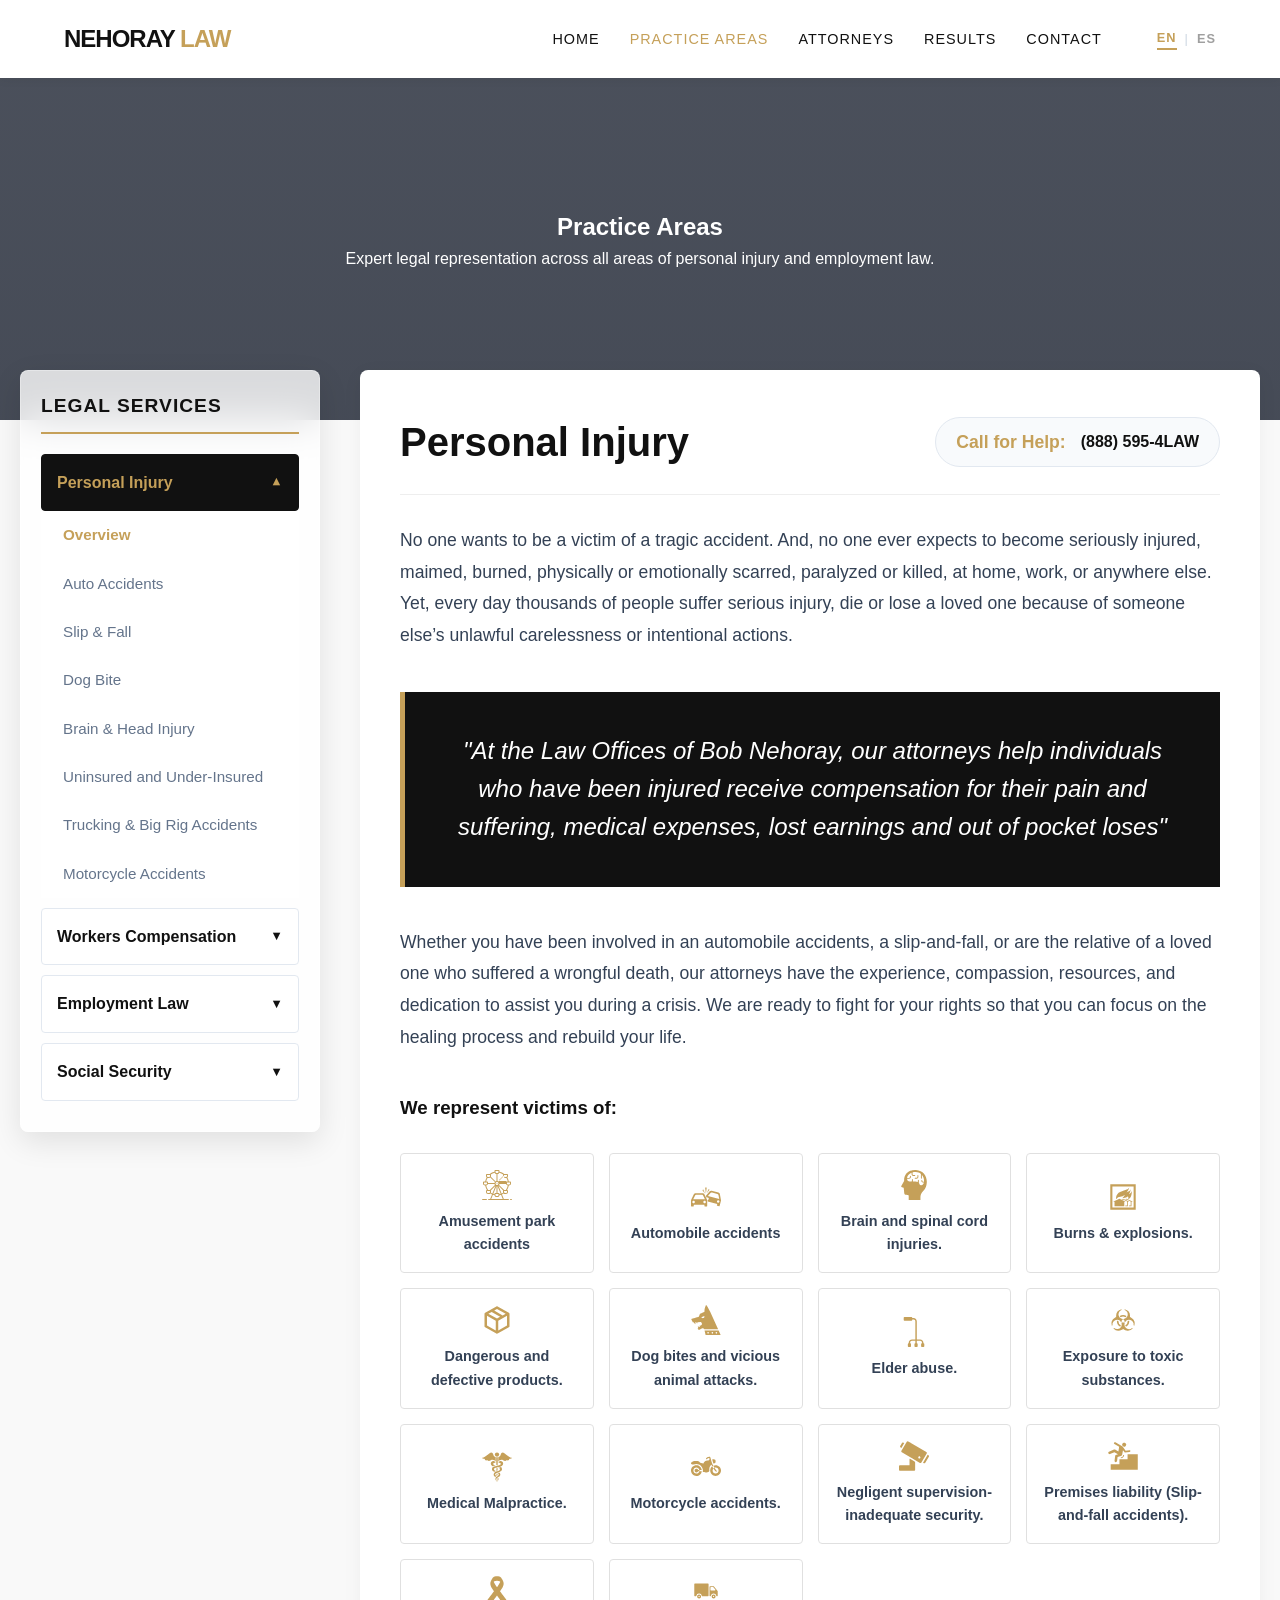
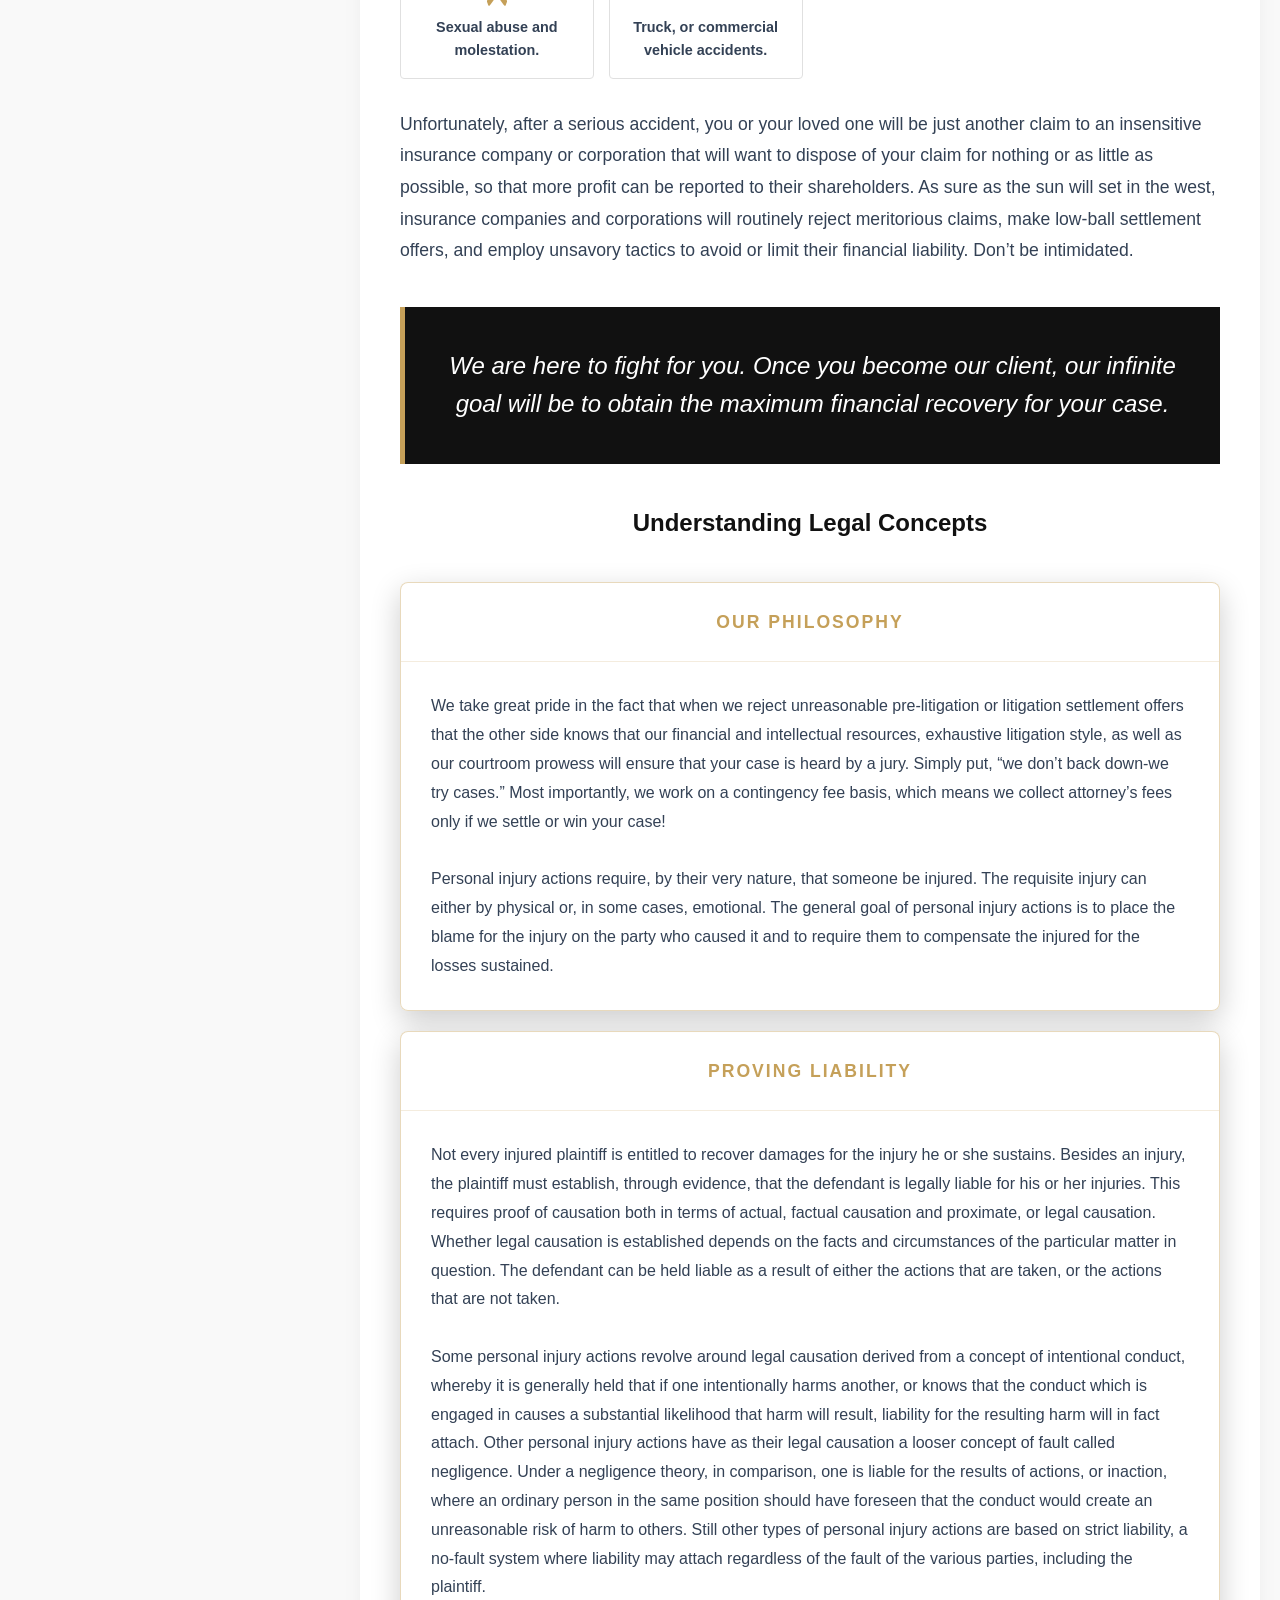
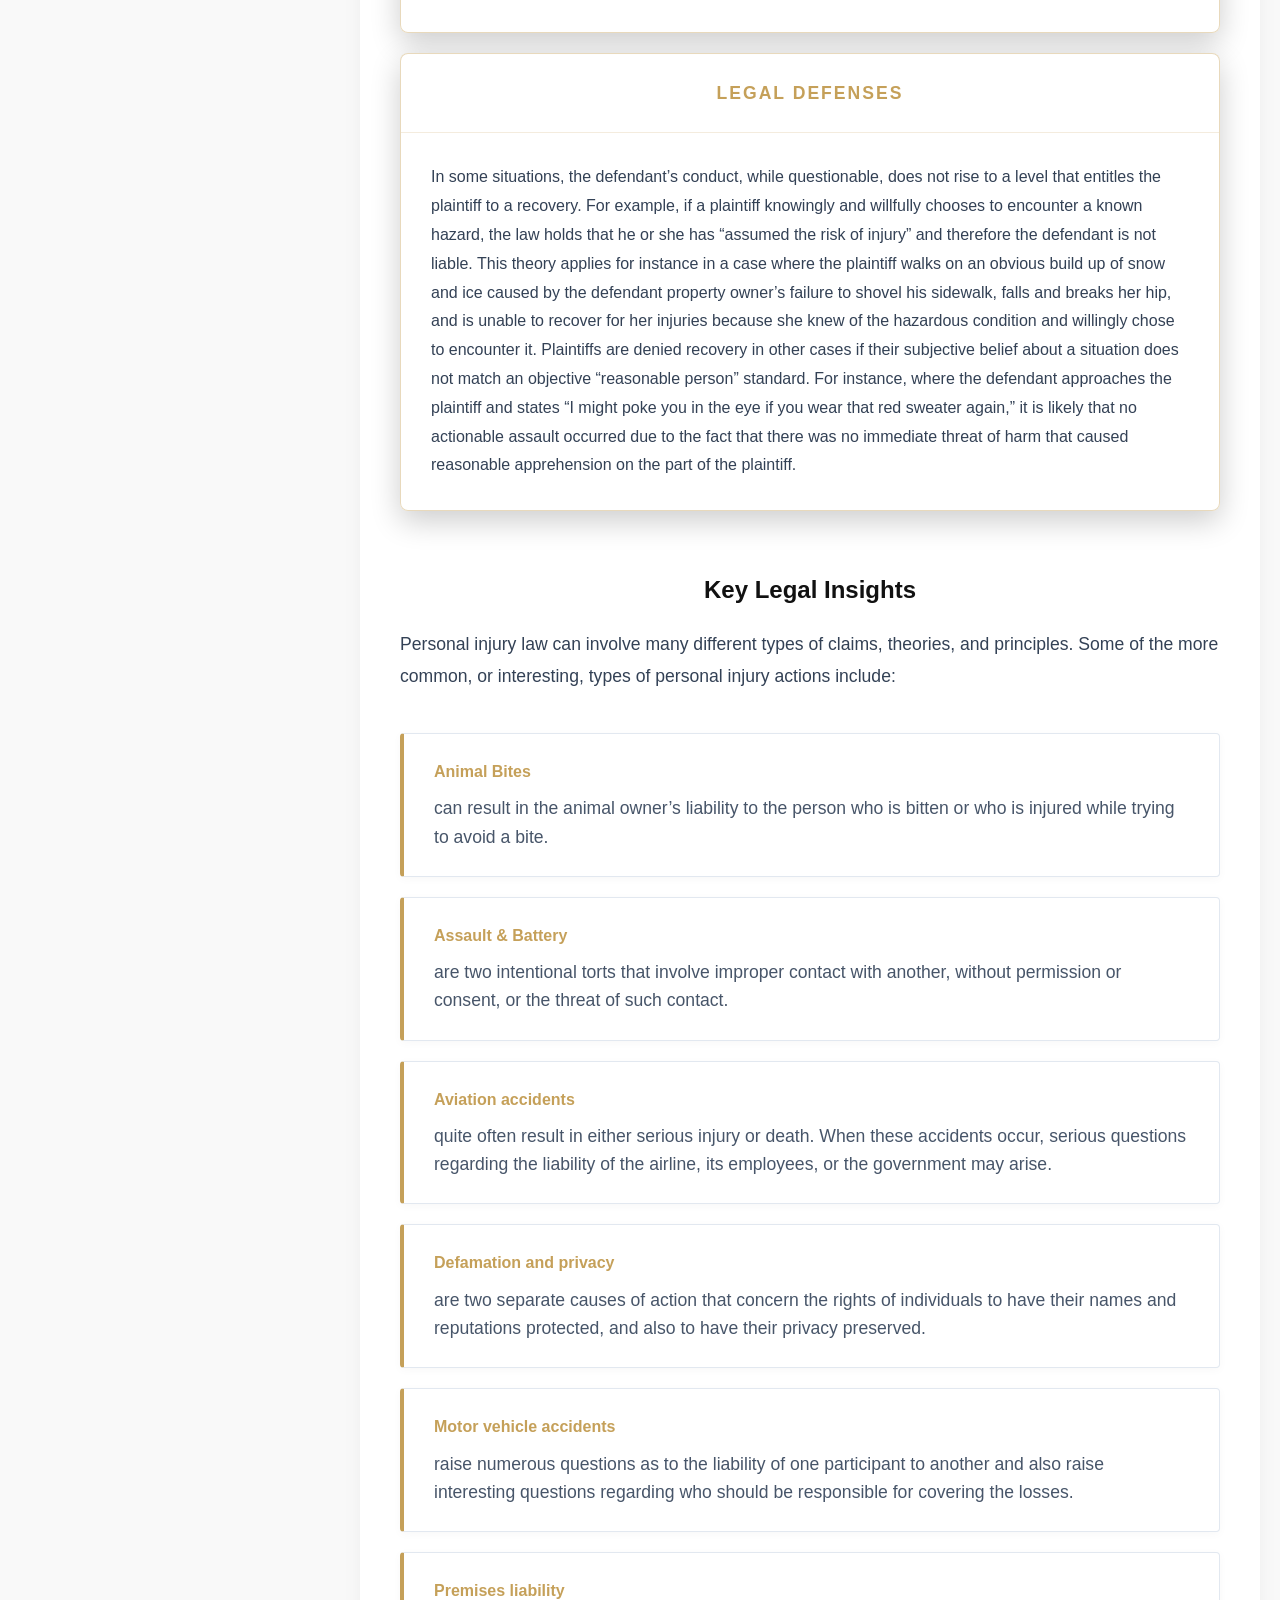
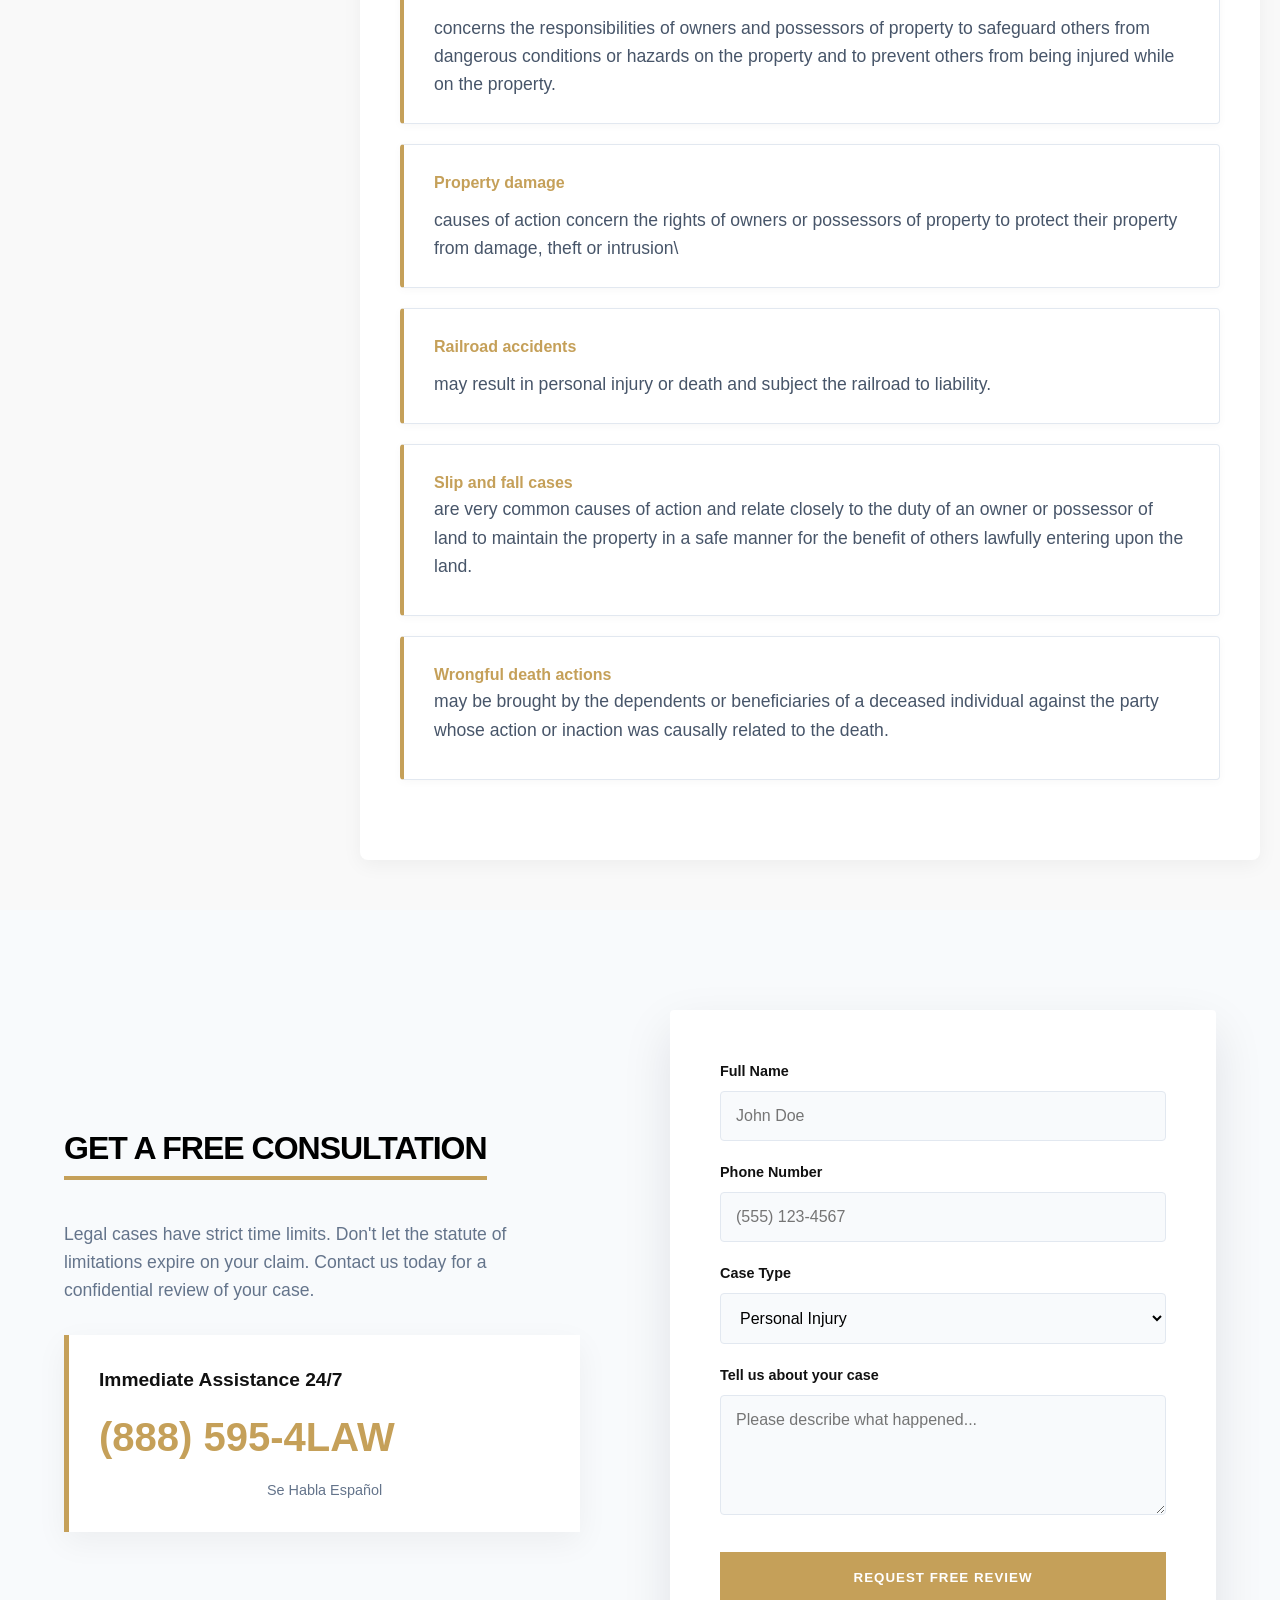
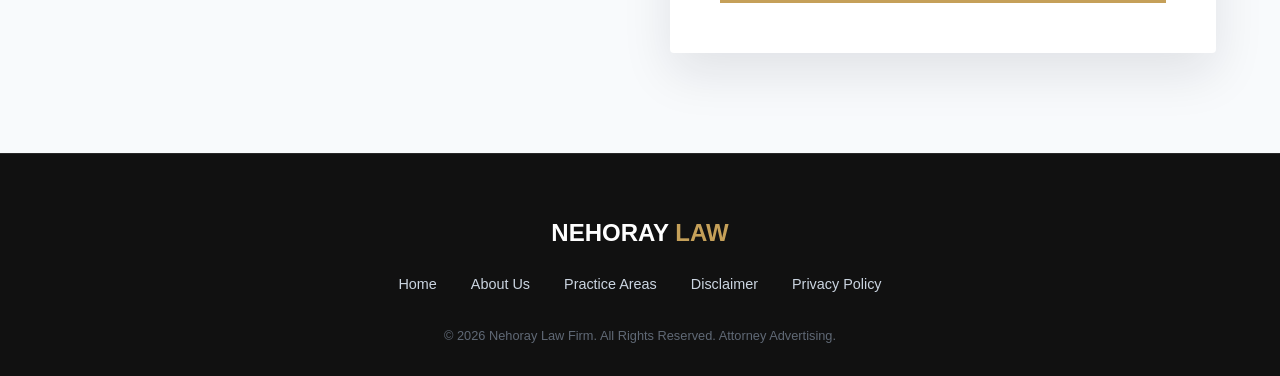
<file: index.html>
<!DOCTYPE html>
<html lang="en">

<head>
    <meta charset="UTF-8">
    <meta name="viewport" content="width=device-width, initial-scale=1.0">
    <title>Nehoray Law | Practice Areas</title>
    <link rel="stylesheet" href="assets/css/style.css">
    <style>
        /* Estilos para el estado de carga y transición */
        #dynamic-content {
            transition: opacity 0.3s ease;
            min-height: 300px;
        }

        .accordion-link.active-link {
            font-weight: bold;
            color: var(--accent, #c5a059);
        }

        /* Aseguramos que la transición del acordeón sea suave */
        .accordion-content {
            transition: max-height 0.3s ease-out, padding 0.3s ease;
            overflow: hidden;
        }
    </style>
</head>

<body>

    <nav>
        <div class="logo">NEHORAY <span>LAW</span></div>
        <div class="nav-links">
            <a href="page-demo-speed.html">Home</a>
            <a href="index.html" class="active" style="color: var(--accent);">Practice Areas</a>
            <a href="#">Attorneys</a>
            <a href="#">Results</a>
            <a href="#contact">Contact</a>
            <div class="lang-switch">
                <span class="lang-opt active">EN</span>
                <span class="lang-divider">|</span>
                <span class="lang-opt">ES</span>
            </div>
        </div>
        <div class="mobile-menu">☰</div>
    </nav>

    <section class="page-hero">
        <div class="hero-content">
            <h1>Practice Areas</h1>
            <p>Expert legal representation across all areas of personal injury and employment law.</p>
        </div>
    </section>

    <div class="practice-container">

        <aside class="practice-sidebar">
            <h3 class="sidebar-title">Legal Services</h3>

            <div class="accordion-menu">

                <div class="accordion-item">
                    <div class="accordion-header active" data-target="personal-injury">
                        <span>Personal Injury</span>
                        <span class="accordion-icon">▼</span>
                    </div>
                    <div class="accordion-content" style="max-height: 500px;">
                        <a href="#" class="accordion-link" data-content="personal-injury">Overview</a>
                        <a href="#" class="accordion-link" data-content="auto-accidents">Auto Accidents</a>
                        <a href="#" class="accordion-link" data-content="slip-fall">Slip & Fall</a>
                        <a href="#" class="accordion-link" data-content="dog-bite">Dog Bite</a>
                        <a href="#" class="accordion-link" data-content="brain-injury">Brain & Head Injury</a>
                        <a href="#" class="accordion-link" data-content="uninsured-insured">Uninsured and
                            Under-Insured</a>
                        <a href="#" class="accordion-link" data-content="trucking">Trucking & Big Rig Accidents</a>
                        <a href="#" class="accordion-link" data-content="motorcycle">Motorcycle Accidents</a>
                    </div>
                </div>

                <div class="accordion-item">
                    <div class="accordion-header" data-target="workers-comp">
                        <span>Workers Compensation</span>
                        <span class="accordion-icon">▼</span>
                    </div>
                    <div class="accordion-content">
                        <a href="#" class="accordion-link" data-content="workers-compensation">Overview</a>
                        <a href="#" class="accordion-link" data-content="benefits-overview">Benefits Overview</a>
                        <a href="#" class="accordion-link" data-content="survivor">Survivor Benefits</a>
                        <a href="#" class="accordion-link" data-content="wages">Loss of Wages</a>
                        <a href="#" class="accordion-link" data-content="voc-rehab">Vocational Rehabilitation</a>
                    </div>
                </div>

                <div class="accordion-item">
                    <div class="accordion-header" data-target="employment">
                        <span>Employment Law</span>
                        <span class="accordion-icon">▼</span>
                    </div>
                    <div class="accordion-content">
                        <a href="#" class="accordion-link" data-content="employment-law">Overview</a>
                        <a href="#" class="accordion-link" data-content="wrongful-termination">Wrongful Termination</a>
                        <a href="#" class="accordion-link" data-content="discrimination">Discrimination</a>
                        <a href="#" class="accordion-link" data-content="harassment">Sexual Harassment</a>
                        <a href="#" class="accordion-link" data-content="employment-faq">Employment Law FAQs</a>
                        <a href="#" class="accordion-link" data-content="employment-overview">Employee Overview</a>
                    </div>
                </div>

                <div class="accordion-item">
                    <div class="accordion-header" data-target="ssdi">
                        <span>Social Security</span>
                        <span class="accordion-icon">▼</span>
                    </div>
                    <div class="accordion-content">
                        <!-- <a href="#" class="accordion-link" data-content="ssdi">SSDI Overview</a> -->
                    </div>
                </div>

            </div>
        </aside>

        <main id="dynamic-content">
            <div style="text-align:center; padding: 50px;">
                <p>Loading content...</p>
            </div>
        </main>

    </div>

    <section id="contact" class="contact-section">

        <div class="contact-info">
            <h2 class="section-title">Get a Free Consultation</h2>
            <p class="section-subtitle" style="margin-bottom: 30px;">
                Legal cases have strict time limits. Don't let the statute of limitations expire on your claim. Contact
                us today for a confidential review of your case.
            </p>

            <div class="urgent-call">
                <h4>Immediate Assistance 24/7</h4>
                <a href="tel:888-555-0123" class="phone-display">(888) 595-4LAW</a>
                <p style="margin-top: 10px; font-size: 0.9rem; color: #64748b; text-align: center;">Se Habla Español</p>
            </div>
        </div>

        <div class="contact-form-wrapper">
            <form>
                <div class="form-group">
                    <label class="form-label">Full Name</label>
                    <input type="text" class="form-input" placeholder="John Doe">
                </div>

                <div class="form-group">
                    <label class="form-label">Phone Number</label>
                    <input type="tel" class="form-input" placeholder="(555) 123-4567">
                </div>

                <div class="form-group">
                    <label class="form-label">Case Type</label>
                    <select class="form-input">
                        <option>Personal Injury</option>
                        <option>Employment Law</option>
                        <option>Workers Compensation</option>
                        <option>Other</option>
                    </select>
                </div>

                <div class="form-group">
                    <label class="form-label">Tell us about your case</label>
                    <textarea class="form-textarea" placeholder="Please describe what happened..."></textarea>
                </div>

                <button type="submit" class="submit-btn">Request Free Review</button>
            </form>
        </div>

    </section>

    <footer class="site-footer">
        <div class="footer-logo">NEHORAY <span style="color: var(--accent);">LAW</span></div>
        <div class="footer-links">
            <a href="page-demo-speed.html">Home</a>
            <a href="#">About Us</a>
            <a href="index.html">Practice Areas</a>
            <a href="#">Disclaimer</a>
            <a href="#">Privacy Policy</a>
        </div>
        <p>&copy; 2026 Nehoray Law Firm. All Rights Reserved. Attorney Advertising.</p>
    </footer>

    <script>
        document.addEventListener("DOMContentLoaded", function () {

            /* =========================================
               PARTE 1: LÓGICA DEL ACORDEÓN (ABRIR/CERRAR)
               ========================================= */
            const accHeaders = document.querySelectorAll('.accordion-header');

            accHeaders.forEach(header => {
                header.addEventListener('click', function () {
                    // 1. Alternar la clase 'active' en el botón que se tocó
                    this.classList.toggle('active');

                    // 2. Controlar el panel que le sigue (el contenido)
                    const content = this.nextElementSibling;

                    // Si tiene la clase active, le damos altura. Si no, lo colapsamos.
                    if (this.classList.contains('active')) {
                        content.style.maxHeight = content.scrollHeight + "px";
                    } else {
                        content.style.maxHeight = null;
                    }
                });
            });

            /* =========================================
               PARTE 2: CARGA DINÁMICA DE CONTENIDO
               ========================================= */
            const links = document.querySelectorAll('.accordion-link');
            const contentArea = document.getElementById('dynamic-content');

            async function loadContent(pageName) {
                // Efecto visual: baja la opacidad mientras carga
                contentArea.style.opacity = '0.5';

                try {
                    // Intenta buscar el archivo en la carpeta 'content'
                    const response = await fetch(`content/${pageName}.html`);

                    if (!response.ok) {
                        throw new Error(`Error: Archivo content/${pageName}.html no encontrado.`);
                    }

                    // Extrae el texto HTML y lo pega
                    const html = await response.text();
                    contentArea.innerHTML = html;

                    // Actualiza la clase "active" (negrita/color)
                    links.forEach(l => l.classList.remove('active-link'));
                    const activeLink = document.querySelector(`.accordion-link[data-content="${pageName}"]`);
                    if (activeLink) activeLink.classList.add('active-link');

                } catch (error) {
                    // Mensaje de error bonito si falta el archivo
                    contentArea.innerHTML = `
                        <div style="text-align:center; padding:50px; border: 2px dashed #ccc;">
                            <h3 style="color: #d9534f;">Content Not Found</h3>
                            <p>Please create the file: <strong>content/${pageName}.html</strong></p>
                            <p style="font-size:0.8rem; color:#666;">${error.message}</p>
                        </div>
                    `;
                } finally {
                    // Restaura la opacidad
                    contentArea.style.opacity = '1';
                }
            }

            // Asignar el evento CLICK a cada enlace interno
            links.forEach(link => {
                link.addEventListener('click', function (e) {
                    e.preventDefault(); // Evita que la página salte
                    const page = this.getAttribute('data-content'); // Lee el nombre (ej: auto-accidents)
                    loadContent(page);
                });
            });

            // Cargar la primera página automáticamente al entrar
            loadContent('personal-injury');
        });
    </script>
</body>

</html>
</file>
<file: assets/css/style.css>
/* =========================================
   ESTILOS UNIVERSALES (Extracted from page-demo-speed.php)
   ========================================= */

/* RESET & BASE */
.section-title {
    font-family: 'Helvetica Neue', Helvetica, Arial, sans-serif;
    font-size: 3rem;
    font-weight: 800;
    text-transform: uppercase;
    letter-spacing: -1px;
    line-height: 1.1;
    margin-bottom: 20px;
    text-align: center;
    color: var(--primary);
    max-width: 900px;
    margin-left: auto;
    margin-right: auto;
}

.section-subtitle {
    font-family: 'Helvetica Neue', Helvetica, Arial, sans-serif;
    font-size: 1.125rem;
    font-weight: 400;
    color: #64748b;
    text-align: center;
    line-height: 1.6;
    max-width: 700px;
    margin: 0 auto 60px;
}

.section-title.light-mode {
    color: #ffffff;
}

.section-subtitle.light-mode {
    color: #cbd5e1;
}

@media (max-width: 768px) {
    .section-title {
        font-size: 2.2rem;
    }

    .section-subtitle {
        font-size: 1rem;
        padding: 0 20px;
    }
}

* {
    margin: 0;
    padding: 0;
    box-sizing: border-box;
}

body {
    font-family: 'Helvetica Neue', Helvetica, Arial, sans-serif;
    color: #333;
    line-height: 1.6;
    background: #f9f9f9;
}

:root {
    --primary: #111111;
    --accent: #c5a059;
    --text: #334155;
    --white: #ffffff;
}

/* NAVIGATION */
nav {
    display: flex;
    justify-content: space-between;
    align-items: center;
    padding: 20px 5%;
    background: var(--white);
    box-shadow: 0 2px 10px rgba(0, 0, 0, 0.05);
    position: fixed;
    width: 100%;
    top: 0;
    z-index: 1000;
}

.logo {
    font-size: 1.5rem;
    font-weight: 800;
    color: var(--primary);
    text-transform: uppercase;
    letter-spacing: -1px;
}

.logo span {
    color: var(--accent);
}

.nav-links {
    display: flex;
    gap: 30px;
}

.nav-links a {
    text-decoration: none;
    color: var(--primary);
    font-weight: 500;
    font-size: 0.9rem;
    text-transform: uppercase;
    letter-spacing: 1px;
    transition: color 0.3s;
}

.nav-links a:hover {
    color: var(--accent);
}

.mobile-menu {
    display: none;
    font-size: 1.5rem;
    cursor: pointer;
}

/* HERO SECTION (Original) */
.hero {
    height: 85vh;
    background: linear-gradient(rgba(0, 0, 0, 0.8), rgba(0, 0, 0, 0.8)), url('https://images.unsplash.com/photo-1486406146926-c627a92ad1ab?ixlib=rb-4.0.3&auto=format&fit=crop&w=2400&q=80') no-repeat center center/cover;
    background-size: cover;
    background-position: center;
    display: flex;
    align-items: center;
    justify-content: center;
    text-align: center;
    color: var(--white);
    padding: 0 20px;
    margin-top: 60px;
}

.hero-content {
    max-width: 800px;
    animation: fadeIn 1.5s ease;
}

.hero h1 {
    font-size: 4rem;
    margin-bottom: 1rem;
    line-height: 1.1;
    font-weight: 700;
    letter-spacing: -2px;
}

.hero p {
    font-size: 1.25rem;
    margin-bottom: 2rem;
    color: #cbd5e1;
    font-weight: 300;
}

.btn {
    display: inline-block;
    padding: 15px 40px;
    background: var(--accent);
    color: var(--white);
    text-decoration: none;
    font-weight: 700;
    text-transform: uppercase;
    letter-spacing: 1px;
    border-radius: 2px;
    transition: all 0.3s ease;
    border: 2px solid var(--accent);
}

.btn:hover {
    background: transparent;
    color: var(--accent);
}

/* FOOTER */
footer {
    background: var(--primary);
    color: var(--white);
    text-align: center;
    padding: 40px 20px;
}

footer p {
    font-size: 0.8rem;
    opacity: 0.6;
}

.site-footer {
    background: var(--primary);
    color: #94a3b8;
    padding: 60px 5% 30px;
    font-size: 0.9rem;
    text-align: center;
    border-top: 1px solid rgba(255, 255, 255, 0.1);
}

.footer-logo {
    font-size: 1.5rem;
    font-weight: 800;
    color: white;
    margin-bottom: 20px;
    display: inline-block;
}

.footer-links {
    margin-bottom: 30px;
}

.footer-links a {
    color: #cbd5e1;
    text-decoration: none;
    margin: 0 15px;
    transition: color 0.3s;
}

.footer-links a:hover {
    color: var(--accent);
}

@media (max-width: 768px) {
    .hero h1 {
        font-size: 2.5rem;
    }

    .nav-links {
        display: none;
    }

    .mobile-menu {
        display: block;
        color: var(--primary);
    }
}

@keyframes fadeIn {
    from {
        opacity: 0;
        transform: translateY(20px);
    }

    to {
        opacity: 1;
        transform: translateY(0);
    }
}

/* =========================================
   NEW STYLES FOR PRACTICE AREAS VIEW
   ========================================= */

/* Hero for Practice Areas (Smaller) */
.page-hero {
    height: 40vh;
    background: linear-gradient(rgba(17, 24, 39, 0.75), rgba(17, 24, 39, 0.8)), url('https://images.unsplash.com/photo-1505664194779-8beaceb93744?ixlib=rb-4.0.3&auto=format&fit=crop&w=2400&q=80');
    background-size: cover;
    background-position: center;
    background-attachment: fixed;
    /* Parallax effect for premium feel */
    display: flex;
    align-items: center;
    justify-content: center;
    text-align: center;
    color: white;
    margin-top: 60px;
}

/* Layout Container */
.practice-container {
    display: grid;
    grid-template-columns: 300px 1fr;
    gap: 40px;
    max-width: 1400px;
    margin: -50px auto 50px;
    /* Overlap hero */
    padding: 0 20px;
    position: relative;
    z-index: 10;
}

/* Left Sidebar (Glassmorphism Accordion) */
.practice-sidebar {
    background: rgba(255, 255, 255, 0.8);
    backdrop-filter: blur(20px);
    -webkit-backdrop-filter: blur(20px);
    border: 1px solid rgba(255, 255, 255, 0.3);
    border-radius: 8px;
    box-shadow: 0 10px 30px rgba(0, 0, 0, 0.1);
    padding: 20px;
    height: fit-content;
    position: sticky;
    top: 100px;
}

.sidebar-title {
    font-size: 1.2rem;
    font-weight: 800;
    color: var(--primary);
    margin-bottom: 20px;
    padding-bottom: 10px;
    border-bottom: 2px solid var(--accent);
    text-transform: uppercase;
    letter-spacing: 1px;
}

/* Accordion Styles */
.accordion-item {
    margin-bottom: 10px;
}

.accordion-header {
    width: 100%;
    text-align: left;
    background: white;
    border: 1px solid #e2e8f0;
    padding: 15px;
    font-weight: 700;
    color: var(--primary);
    cursor: pointer;
    display: flex;
    justify-content: space-between;
    align-items: center;
    transition: all 0.3s ease;
    border-radius: 4px;
}

.accordion-header:hover,
.accordion-header.active {
    background: var(--primary);
    color: var(--accent);
    border-color: var(--primary);
}

.accordion-icon {
    font-size: 0.8rem;
    transition: transform 0.3s;
}

.accordion-header.active .accordion-icon {
    transform: rotate(180deg);
}

.accordion-content {
    max-height: 0;
    overflow: hidden;
    transition: max-height 0.4s ease-out;
    background: rgba(255, 255, 255, 0.5);
}

.accordion-link {
    display: block;
    padding: 12px 20px;
    text-decoration: none;
    color: #64748b;
    font-size: 0.95rem;
    border-left: 2px solid transparent;
    transition: all 0.2s;
}

.accordion-link:hover,
.accordion-link.active {
    color: var(--primary);
    border-left-color: var(--accent);
    background: rgba(197, 160, 89, 0.1);
    font-weight: 600;
}

/* Right Content Area */
#dynamic-content {
    min-height: 500px;
    background: white;
    padding: 40px;
    border-radius: 8px;
    box-shadow: 0 5px 20px rgba(0, 0, 0, 0.05);
    animation: fadeIn 0.5s ease;
}

/* Dynamic Content Typography */
.content-header {
    display: flex;
    justify-content: space-between;
    align-items: center;
    margin-bottom: 30px;
    border-bottom: 1px solid #eee;
    padding-bottom: 20px;
}

.content-title {
    font-size: 2.5rem;
    color: var(--primary);
    font-weight: 800;
}

.call-cta {
    display: flex;
    align-items: center;
    gap: 15px;
    background: #f8fafc;
    padding: 10px 20px;
    border-radius: 50px;
    border: 1px solid #e2e8f0;
}

.call-cta span {
    font-weight: 700;
    color: var(--accent);
    font-size: 1.1rem;
}

/* Feature Grid for Content (Accident Types) */
.practice-grid {
    display: grid;
    grid-template-columns: repeat(auto-fill, minmax(160px, 1fr));
    gap: 15px;
    margin: 30px 0;
}

.practice-card {
    background: #fff;
    border: 1px solid #e2e8f0;
    padding: 15px;
    text-align: center;
    border-radius: 4px;
    transition: all 0.3s;
}

.practice-card h4 {
    font-size: 0.9rem;
    margin: 5px 0 0 0;
    color: #334155;
    font-weight: 700;
}

.practice-card:hover {
    transform: translateY(-3px);
    border-color: var(--accent);
    box-shadow: 0 5px 15px rgba(0, 0, 0, 0.05);
}

.practice-icon {
    width: 30px;
    height: 30px;
    fill: var(--accent);
    margin-bottom: 5px;
}

.pull-quote {
    background: var(--primary);
    color: white;
    padding: 40px;
    font-size: 1.5rem;
    font-weight: 300;
    text-align: center;
    border-left: 5px solid var(--accent);
    margin: 40px 0;
    font-style: italic;
}

.legal-text {
    font-size: 1rem;
    color: #475569;
    line-height: 1.8;
    margin-bottom: 20px;
}

/* Collapsible Legal Details */
.legal-details summary {
    cursor: pointer;
    font-weight: 700;
    color: var(--accent);
    padding: 15px;
    background: #f8fafc;
    border-radius: 4px;
    margin-top: 20px;
    list-style: none;
    /* Remove default arrow */
    display: flex;
    justify-content: space-between;
    align-items: center;
}

.legal-details summary::after {
    content: '+';
    font-size: 1.5rem;
}

.legal-details[open] summary::after {
    content: '-';
}

.legal-details p {
    padding: 20px;
    background: #fff;
    border: 1px solid #f8fafc;
}

/* Responsive */
@media (max-width: 900px) {
    .practice-container {
        grid-template-columns: 1fr;
        margin-top: 0;
    }

    .practice-sidebar {
        position: relative;
        top: 0;
        margin-bottom: 30px;
    }
}

/* =========================================
   CONTACT SECTION STYLES (Restored)
   ========================================= */
.contact-section {
    padding: 100px 5%;
    background: #f8fafc;
    display: grid;
    grid-template-columns: 1fr 1fr;
    gap: 60px;
    align-items: center;
}

.contact-info {
    padding-right: 30px;
}

.contact-info h2 {
    text-align: left;
    margin-left: 0;
}

.contact-info p {
    text-align: left;
    margin-left: 0;
    font-size: 1.1rem;
}

.urgent-call {
    margin-top: 30px;
    padding: 30px;
    background: #fff;
    border-left: 5px solid var(--accent);
    box-shadow: 0 10px 30px rgba(0, 0, 0, 0.05);
}

.urgent-call h4 {
    color: var(--primary);
    font-size: 1.2rem;
    margin-bottom: 5px;
}

.phone-display {
    font-size: 2.5rem;
    font-weight: 800;
    color: var(--accent);
    text-decoration: none;
    display: block;
    margin-top: 10px;
}

/* FORM STYLES */
.contact-form-wrapper {
    background: #fff;
    padding: 50px;
    border-radius: 4px;
    box-shadow: 0 20px 50px rgba(15, 23, 42, 0.1);
}

.form-group {
    margin-bottom: 20px;
}

.form-label {
    display: block;
    margin-bottom: 8px;
    color: var(--primary);
    font-weight: 700;
    font-size: 0.9rem;
}

.form-input,
.form-textarea {
    width: 100%;
    padding: 15px;
    border: 1px solid #e2e8f0;
    border-radius: 4px;
    font-family: inherit;
    font-size: 1rem;
    transition: all 0.3s ease;
    background: #f8fafc;
}

.form-input:focus,
.form-textarea:focus {
    outline: none;
    border-color: var(--accent);
    background: #fff;
    box-shadow: 0 0 0 3px rgba(197, 160, 89, 0.1);
}

.form-textarea {
    resize: vertical;
    height: 120px;
}

.submit-btn {
    width: 100%;
    padding: 18px;
    background: var(--accent);
    color: white;
    border: none;
    font-weight: 800;
    text-transform: uppercase;
    letter-spacing: 1px;
    cursor: pointer;
    transition: background 0.3s;
    margin-top: 10px;
}

.submit-btn:hover {
    background: #b08d4b;
}

/* Responsive Contact */
@media (max-width: 900px) {
    .contact-section {
        grid-template-columns: 1fr;
        padding: 60px 20px;
    }

    .contact-info {
        padding-right: 0;
        text-align: center;
        margin-bottom: 40px;
    }

    .contact-info h2,
    .contact-info p {
        text-align: center;
        margin-left: auto;
        margin-right: auto;
    }

    .urgent-call {
        text-align: center;
    }

    .contact-form-wrapper {
        padding: 30px 20px;
    }
}

/* =========================================
   COOKIE BANNER (Restored)
   ========================================= */
.cookie-consent-banner {
    position: fixed;
    bottom: 30px;
    left: 30px;
    width: 320px;
    background-color: #111111;
    padding: 25px;
    z-index: 9999;
    box-shadow: 0 10px 40px rgba(0, 0, 0, 0.5);
    border: 1px solid rgba(255, 255, 255, 0.1);
    border-left: 4px solid var(--accent);
    display: none;
    animation: slideUp 0.5s ease-out;
}

.cookie-title {
    color: #fff;
    font-weight: 700;
    margin-bottom: 10px;
    font-size: 1rem;
}

.cookie-text {
    color: #94a3b8;
    font-size: 0.85rem;
    line-height: 1.5;
    margin-bottom: 20px;
}

.cookie-btn {
    background-color: var(--accent);
    color: #fff;
    border: none;
    padding: 10px 20px;
    font-size: 0.8rem;
    font-weight: 700;
    text-transform: uppercase;
    cursor: pointer;
    width: 100%;
    transition: background 0.3s;
}

.cookie-btn:hover {
    background-color: #b08d4b;
}

@keyframes slideUp {
    from {
        transform: translateY(100px);
        opacity: 0;
    }

    to {
        transform: translateY(0);
        opacity: 1;
    }
}

@media (max-width: 768px) {
    .cookie-consent-banner {
        left: 0;
        bottom: 0;
        width: 100%;
        border-left: none;
        border-top: 4px solid var(--accent);
    }
}

/* =========================================
   LANGUAGE SWITCHER (Restored)
   ========================================= */
.lang-switch {
    display: inline-flex;
    align-items: center;
    margin-left: 25px;
    font-size: 0.8rem;
    font-weight: 800;
    letter-spacing: 1px;
    user-select: none;
}

.lang-opt {
    cursor: pointer;
    color: var(--primary);
    opacity: 0.4;
    transition: all 0.3s ease;
    text-decoration: none;
}

.lang-opt:hover,
.lang-opt.active {
    opacity: 1;
    color: var(--accent);
}

.lang-opt.active {
    border-bottom: 2px solid var(--accent);
}

.lang-divider {
    color: #cbd5e1;
    margin: 0 8px;
    font-weight: 300;
}

@media (max-width: 768px) {
    .lang-switch {
        display: none;
    }
}

/* =========================================
   LEGAL CONCEPT CARDS (New)
   ========================================= */
.legal-concept-grid {
    display: layout;
    grid-template-columns: repeat(auto-fit, minmax(280px, 1fr));
    gap: 25px;
    margin: 40px 0;
}

.legal-card {
    background: rgba(255, 255, 255, 0.9);
    backdrop-filter: blur(10px);
    -webkit-backdrop-filter: blur(10px);
    border: 1px solid rgba(197, 160, 89, 0.4);
    border-radius: 8px;
    /* More standard premium look */
    overflow: hidden;
    box-shadow: 0 10px 30px rgba(0, 0, 0, 0.2);
    transition: transform 0.3s ease, box-shadow 0.3s ease, border-color 0.3s ease;
    display: flex;
    flex-direction: column;
    margin-bottom: 20px;
}

.legal-card:hover {
    transform: translateY(-5px);
    box-shadow: 0 15px 35px rgba(0, 0, 0, 0.3);
    border-color: var(--accent);
    background: #ffffff;
}

.legal-card-header {
    padding: 25px 30px;
    font-weight: 800;
    text-align: center;
    text-transform: uppercase;
    font-size: 1.1rem;
    letter-spacing: 2px;
    color: var(--accent);
    background: transparent;
    border-bottom: 1px solid rgba(197, 160, 89, 0.2);
    text-shadow: none;
}

/* Remove generic colors */
.legal-card-header.red,
.legal-card-header.green,
.legal-card-header.blue {
    background: transparent;
}

.legal-card-body {
    padding: 30px;
    font-size: 1rem;
    color: #334155;
    /* Slate Gray */
    line-height: 1.8;
    flex-grow: 1;
    font-weight: 400;
}

.highlight-intro {
    background: #fff;
    padding: 30px;
    border-left: 4px solid var(--accent);
    background: #fdfbf7;
    /* Slight cream for warmth */
    margin-bottom: 30px;
    font-size: 1.05rem;
    line-height: 1.8;
    color: #334155;
}

.emphasis-text {
    font-weight: 700;
    color: var(--primary);
    font-size: 1.2rem;
    display: block;
    margin-top: 15px;
    text-align: center;
}

.practice-area-grid {
    display: grid;
    grid-template-columns: repeat(auto-fit, minmax(300px, 1fr));
    /* Responsive automático */
    gap: 2rem;
    padding: 4rem 2rem;
}

.practice-card {
    background: #fff;
    /* O negro si sigues con el tema oscuro */
    padding: 1rem;
    border: 1px solid #e0e0e0;
    transition: all 0.3s ease;
    position: relative;
    overflow: hidden;
    display: flex;
    flex-direction: column;
    align-items: center;
    justify-content: center;
    text-align: center;
}

.practice-card h3 {
    margin-top: 1rem;
    font-size: 1.2rem;
    text-transform: uppercase;
    letter-spacing: 1px;
    z-index: 2;
    background: #fff;
    /* Para tapar texto si es necesario */
    transition: transform 0.3s ease;
}

.practice-description {
    opacity: 0;
    /* Oculto por defecto */
    transform: translateY(20px);
    transition: all 0.3s ease;
    font-size: 0.9rem;
    color: #666;
    margin-top: 1rem;
    position: absolute;
    /* Para que aparezca sobre o bajo el título */
    bottom: 2rem;
    padding: 0 1.5rem;
}

/* LA MAGIA: El Hover */
.practice-card:hover {
    box-shadow: 0 10px 30px rgba(0, 0, 0, 0.1);
    border-color: #c5a059;
    /* Tu color dorado */
}

.practice-card:hover .icon-container {
    transform: translateY(-40px) scale(0.8);
    /* El icono sube y se encoge */
}

.practice-card:hover h3 {
    transform: translateY(-40px);
    /* El título sube */
}

.practice-card:hover .practice-description {
    opacity: 1;
    /* El texto aparece */
    transform: translateY(-20px);
    /* Sube a su posición */
}

/* =========================================
   EDITORIAL LIST (No-Hover)
   ========================================= */
.editorial-list {
    display: grid;
    grid-template-columns: 1fr;
    gap: 20px;
    margin: 40px 0;
    max-width: 900px;
    margin-left: auto;
    margin-right: auto;
}

.editorial-item {
    background: #fff;
    border: 1px solid #e2e8f0;
    border-left: 4px solid #C5A059;
    padding: 25px 30px;
    border-radius: 4px;
    box-shadow: 0 2px 10px rgba(0, 0, 0, 0.03);
}

.editorial-item p {
    margin: 0;
    font-size: 1.1rem;
    color: #475569;
    line-height: 1.6;
    font-weight: 500;
}

@media (max-width: 768px) {
    .editorial-item {
        padding: 20px;
    }
}

/* =========================================
   STATS SECTION (Auto Accidents)
   ========================================= */
.stats-section {
    padding: 20px 0;
    text-align: center;
    font-family: 'Helvetica Neue', Helvetica, Arial, sans-serif;
}

.stats-container {
    display: flex;
    justify-content: space-around;
    flex-wrap: wrap;
    max-width: 1000px;
    margin: 40px auto;
    gap: 40px;
}

.stat-item {
    display: flex;
    flex-direction: column;
    align-items: center;
}

.stat-number {
    font-size: 3.5rem;
    font-weight: 300;
    color: var(--primary);
    line-height: 1.2;
    margin-bottom: 10px;
}

.stat-label {
    font-size: 0.9rem;
    font-weight: 700;
    color: #94a3b8;
    text-transform: uppercase;
    letter-spacing: 2px;
}

.stats-text {
    max-width: 800px;
    margin: 0 auto 20px;
    font-size: 1.15rem;
    line-height: 1.8;
    color: #334155;
    text-align: left;
}

.stats-divider {
    border: 0;
    height: 1px;
    background: #e2e8f0;
    max-width: 900px;
    margin: 40px auto;
}

@media (max-width: 768px) {
    .stats-container {
        flex-direction: column;
        gap: 30px;
    }

    .stats-text {
        text-align: left;
        padding: 0 10px;
    }
}

/* =========================================
   DONT CARDS SECTION (New)
   ========================================= */
.dont-grid {
    display: grid;
    grid-template-columns: repeat(auto-fit, minmax(280px, 1fr));
    gap: 20px;
    margin-top: 20px;
    margin-bottom: 40px;
}

.dont-card {
    background: #fff;
    padding: 20px;
    border: 1px solid #e2e8f0;
    /* Consistent with other borders */
    border-radius: 4px;
    box-shadow: 0 2px 5px rgba(0, 0, 0, 0.05);
    transition: all 0.3s ease;
    text-align: center;
    font-size: 1.05rem;
    color: #334155;
    line-height: 1.5;
    display: flex;
    /* vertically align text if needed */
    align-items: center;
    justify-content: center;
    border-top: 3px solid var(--primary);
    /* Accent touch */
}

.dont-card:hover {
    transform: translateY(-3px);
    box-shadow: 0 10px 20px rgba(0, 0, 0, 0.08);
    border-color: var(--accent);
}

/* =========================================
   DO CARDS SECTION (New)
   ========================================= */
.do-grid {
    display: grid;
    grid-template-columns: repeat(auto-fit, minmax(280px, 1fr));
    gap: 20px;
    margin-top: 20px;
    margin-bottom: 40px;
}

.do-card {
    background: var(--accent);
    /* #c5a059 */
    padding: 20px;
    border: 1px solid var(--accent);
    border-radius: 4px;
    box-shadow: 0 2px 5px rgba(0, 0, 0, 0.1);
    transition: all 0.3s ease;
    text-align: center;
    font-size: 1.05rem;
    color: #fff;
    /* White text on gold background */
    line-height: 1.5;
    display: flex;
    align-items: center;
    justify-content: center;
    font-weight: 500;
}

.do-card:hover {
    background: var(--primary);
    /* Black */
    border-color: var(--primary);
    transform: translateY(-3px);
    box-shadow: 0 10px 20px rgba(0, 0, 0, 0.15);
    color: #fff;
}

.gold-text {
    color: #c5a059;
    /* Tu color dorado */
    font-weight: bold;
    /* Opcional: ponlo en negrita para que destaque más */
}

/* =========================================
   STATS SECTION (Slip-Fall)
   ========================================= */

.clean-grid-left {
    display: grid;
    grid-template-columns: repeat(3, 1fr);
    /* 3 columnas exactas */
    gap: 50px;
    /* Espacio entre columnas */
    max-width: 1200px;
    margin: 0 auto;
    padding: 60px 20px;
    background: #ffffff;
    /* FONDO BLANCO */
    font-family: 'Helvetica Neue', Helvetica, Arial, sans-serif;
    text-align: left;
    /* CAMBIO IMPORTANTE: Alinea el texto a la izquierda */
}

/* CADA COLUMNA */
.clean-col-left {
    display: flex;
    flex-direction: column;
    align-items: flex-start;
    /* CAMBIO IMPORTANTE: Alinea los elementos flexibles (la línea) a la izquierda */
}

/* LA LÍNEA DORADA */
.gold-line-left {
    width: 40px;
    height: 3px;
    background-color: #c5a059;
    /* Tu dorado */
    margin-bottom: 25px;
}

/* LOS TÍTULOS */
.clean-col-left h3 {
    color: #000000;
    /* Texto NEGRO */
    font-size: 1.1rem;
    font-weight: 700;
    text-transform: uppercase;
    letter-spacing: 1px;
    margin: 0 0 20px 0;
}

/* LOS PÁRRAFOS */
.clean-col-left p {
    color: #333333;
    /* Gris oscuro */
    font-size: 0.95rem;
    line-height: 1.8;
    margin: 0;
}

/* RESPONSIVE (Móvil) */
@media (max-width: 900px) {
    .clean-grid-left {
        grid-template-columns: 1fr;
        /* 1 sola columna en pantallas chicas */
        gap: 40px;
    }
}

/* =========================================
   STATS SECTION (Dog Bite)
   ========================================= */

/* LAYOUT GENERAL */
.dog-bite-container {
    display: flex;
    max-width: 1100px;
    margin: 0 auto;
    padding: 60px 20px;
    gap: 60px;
    /* Espacio entre columna izq y der */
    font-family: 'Helvetica Neue', Helvetica, Arial, sans-serif;
    color: #333;
}

/* COLUMNA IZQUIERDA (60%) */
.legal-narrative {
    flex: 3;
}

.section-title {
    font-size: 2rem;
    color: #000;
    margin-bottom: 40px;
    letter-spacing: -1px;
    border-bottom: 4px solid #c5a059;
    /* Línea gruesa dorada */
    padding-bottom: 10px;
    display: inline-block;
}

.text-block {
    margin-bottom: 40px;
}

.text-block h3 {
    font-size: 1.1rem;
    color: #c5a059;
    /* Títulos dorados */
    margin-bottom: 10px;
    text-transform: uppercase;
    letter-spacing: 1px;
}

.text-block p {
    line-height: 1.8;
    color: #444;
    font-size: 1rem;
    margin: 0;
}

/* COLUMNA DERECHA (40%) */
.sidebar-facts {
    flex: 2;
    display: flex;
    flex-direction: column;
    gap: 30px;
}

/* CAJA NEGRA DE ESTADÍSTICAS */
.stat-box-dark {
    background: #000;
    color: #fff;
    padding: 30px;
    text-align: center;
}

.big-number {
    font-size: 3.5rem;
    font-weight: 800;
    color: #c5a059;
    line-height: 1;
    margin-bottom: 15px;
}

.big-number .small {
    font-size: 1rem;
    color: #fff;
    font-weight: 400;
    display: block;
    /* Pone "OUT OF" en otra línea o bloque */
    margin-top: 5px;
}

.stat-desc2 {
    font-size: 1.1rem;
    font-style: italic;
    margin-bottom: 20px;
}

.stat-divider2 {
    height: 1px;
    background: #333;
    margin: 20px auto;
    width: 50%;
}

.stat-sub {
    font-size: 0.9rem;
    color: #999;
}

/* CHECKLIST DE ACCIÓN */
.action-checklist {
    background: #f4f4f4;
    /* Gris muy claro para diferenciar */
    padding: 30px;
    border-left: 4px solid #000;
}

.action-checklist h4 {
    margin-top: 0;
    text-transform: uppercase;
    font-size: 1rem;
    margin-bottom: 20px;
}

.action-checklist ul {
    padding-left: 20px;
    margin: 0;
}

.action-checklist li {
    margin-bottom: 15px;
    font-size: 0.95rem;
    line-height: 1.5;
    color: #333;
}

.cta-box {
    margin-top: 20px;
    padding-top: 20px;
    border-top: 1px solid #ccc;
    font-weight: bold;
    color: #000;
}

/* RESPONSIVE */
@media (max-width: 900px) {
    .dog-bite-container {
        flex-direction: column;
        /* Una sola columna en móvil */
    }
}

/* =========================================
   STATS SECTION (Brain injury)
   ========================================= */

/* ESTRUCTURA GENERAL */
.brain-injury-container {
    max-width: 1000px;
    margin: 0 auto;
    padding: 60px 20px;
    font-family: 'Helvetica Neue', Helvetica, Arial, sans-serif;
    color: #333;
    background: #fff;
}

/* TÍTULOS */
.med-title {
    font-size: 2rem;
    color: #000;
    margin-bottom: 20px;
    text-transform: uppercase;
    letter-spacing: 1px;
    border-left: 5px solid #c5a059;
    /* Acento dorado */
    padding-left: 20px;
}

.med-intro {
    font-size: 1.1rem;
    line-height: 1.7;
    color: #444;
    margin-bottom: 50px;
    max-width: 900px;
}

/* GRID CENTRAL (Anatomía vs Stats) */
.med-grid {
    display: grid;
    grid-template-columns: 1.5fr 1fr;
    /* La anatomía ocupa un poco más */
    gap: 30px;
    margin-bottom: 50px;
}

/* TARJETA DE ANATOMÍA (OSCURA) */
.anatomy-card {
    background: #111;
    /* Negro técnico */
    color: #ccc;
    padding: 30px;
    border-radius: 4px;
}

.card-header {
    color: #c5a059;
    font-weight: bold;
    margin-bottom: 20px;
    letter-spacing: 1px;
    border-bottom: 1px solid #333;
    padding-bottom: 10px;
}

.anatomy-card p {
    font-size: 0.95rem;
    line-height: 1.6;
    margin-bottom: 20px;
}

.hemisphere-split {
    display: flex;
    gap: 20px;
}

.hemi-box {
    background: #222;
    padding: 15px;
    flex: 1;
    font-size: 0.85rem;
}

.hemi-box strong {
    display: block;
    color: #fff;
    margin-bottom: 5px;
}

/* TARJETA DE ESTADÍSTICAS (CLARA) */
.stats-card-light {
    background: #f9f9f9;
    padding: 30px;
    border: 1px solid #eee;
    display: flex;
    flex-direction: column;
    justify-content: center;
}

.stat-big {
    font-size: 2.5rem;
    font-weight: 800;
    color: #000;
    line-height: 1;
    margin-bottom: 10px;
}

.stat-big.gold {
    color: #c5a059;
}

.stat-label {
    font-size: 0.9rem;
    color: #666;
    line-height: 1.4;
}

.stat-divider {
    height: 1px;
    background: #ddd;
    margin: 25px 0;
}

/* SECCIÓN FINAL (COLUMNAS DE TEXTO) */
.impact-section h3 {
    text-align: left;
    font-size: 1.2rem;
    color: #000;
    margin-bottom: 20px;
    text-transform: uppercase;
    font-weight: 700;
}

.impact-text-cols {
    column-count: 2;
    /* Divide el texto final en 2 columnas estilo revista */
    column-gap: 40px;
    text-align: justify;
}

.impact-text-cols p {
    margin-top: 0;
    font-size: 1rem;
    line-height: 1.7;
    color: #333;
}

/* RESPONSIVE */
@media (max-width: 800px) {
    .med-grid {
        grid-template-columns: 1fr;
        /* Una columna */
    }

    .impact-text-cols {
        column-count: 1;
        /* Una columna de texto */
    }

    .hemisphere-split {
        flex-direction: column;
    }
}

/* =========================================
   STATS SECTION (Slip-Fall)
   ========================================= */
.uninsured-container {
    max-width: 1000px;
    margin: 0 auto;
    padding: 60px 20px;
    font-family: 'Helvetica Neue', Helvetica, Arial, sans-serif;
    color: #333;
    background: #fff;
}

/* ENCABEZADO */
.section-header {
    text-align: left;
    margin-bottom: 50px;
}

.section-header h2 {
    font-size: 2rem;
    color: #000;
    margin: 0 0 15px 0;
    text-transform: uppercase;
    letter-spacing: 1px;
}

.gold-underline {
    width: 60px;
    height: 4px;
    background: #c5a059;
    margin-bottom: 25px;
}

.intro-text {
    font-size: 1.1rem;
    line-height: 1.7;
    color: #555;
    max-width: 800px;
}

/* CAJA DE ADVERTENCIA (WARNING BOX) */
.warning-box {
    background: #111;
    /* Fondo negro impactante */
    color: #ddd;
    padding: 40px;
    border-left: 6px solid #c5a059;
    /* Borde grueso dorado */
    margin-bottom: 50px;
    position: relative;
}

.warning-label {
    position: absolute;
    top: -12px;
    left: 40px;
    background: #c5a059;
    color: #000;
    font-size: 0.75rem;
    font-weight: bold;
    padding: 4px 12px;
    text-transform: uppercase;
    letter-spacing: 1px;
}

.warning-box h3 {
    color: #fff;
    font-size: 1.3rem;
    margin-top: 0;
    margin-bottom: 15px;
    text-transform: uppercase;
}

.warning-box p {
    font-size: 1rem;
    line-height: 1.7;
    margin: 0;
}

.warning-box strong {
    color: #c5a059;
    /* Resaltar "low-ball" */
}

/* GRID DE CONFLICTO */
.conflict-grid {
    display: grid;
    grid-template-columns: 1fr 1fr;
    /* Dos columnas iguales */
    gap: 60px;
}

.conflict-grid h4 {
    font-size: 1rem;
    color: #000;
    text-transform: uppercase;
    border-bottom: 1px solid #ddd;
    padding-bottom: 10px;
    margin-bottom: 20px;
    letter-spacing: 1px;
}

.risk-col p,
.solution-col p {
    font-size: 0.95rem;
    line-height: 1.7;
    color: #444;
    margin-bottom: 20px;
}

/* CAJA DE RESALTADO EN LA SOLUCIÓN */
.highlight-box {
    background: #fdfdfd;
    border: 1px solid #eee;
    border-left: 3px solid #000;
    padding: 20px;
    margin: 20px 0;
    font-style: italic;
    color: #222;
}

.highlight-box strong {
    color: #000;
    text-decoration: underline;
    text-decoration-color: #c5a059;
}

/* RESPONSIVE */
@media (max-width: 800px) {
    .conflict-grid {
        grid-template-columns: 1fr;
        /* Una columna en móvil */
        gap: 40px;
    }

    .warning-box {
        padding: 30px 20px;
    }
}

/* =========================================
   STATS SECTION (Trucking)
   ========================================= */

.trucking-container {
    max-width: 1100px;
    margin: 0 auto;
    padding: 60px 20px;
    font-family: 'Helvetica Neue', Helvetica, Arial, sans-serif;
    color: #333;
    background: #fff;
}

/* TÍTULO */
.truck-header h2 {
    font-size: 2rem;
    color: #000;
    margin: 0 0 15px 0;
    text-transform: uppercase;
    letter-spacing: 1px;
}

.gold-underline {
    width: 60px;
    height: 4px;
    background: #c5a059;
    margin-bottom: 40px;
}

/* BARRA DE IMPACTO (NEGRA) */
.impact-bar {
    background: #111;
    color: #fff;
    display: flex;
    justify-content: space-around;
    align-items: center;
    padding: 30px;
    margin-bottom: 50px;
    border-bottom: 4px solid #c5a059;
    /* Línea dorada abajo */
}

.impact-stat {
    text-align: center;
}

.stat-val {
    display: block;
    font-size: 2.5rem;
    font-weight: 800;
    line-height: 1;
    margin-bottom: 10px;
}

.warning-color {
    color: #c5a059;
    /* Dorado para el dato de mortalidad */
}

.stat-label {
    font-size: 0.9rem;
    letter-spacing: 1px;
    color: #aaa;
    text-transform: uppercase;
}

.vertical-divider {
    width: 1px;
    height: 50px;
    background: #333;
}

/* GRID PRINCIPAL */
.truck-grid {
    display: grid;
    grid-template-columns: 1.2fr 1fr;
    /* Izquierda un poco más ancha */
    gap: 50px;
}

/* COLUMNA LEGAL */
.legal-col h3 {
    font-size: 1.2rem;
    color: #000;
    margin-bottom: 20px;
    text-transform: uppercase;
}

.legal-col p {
    font-size: 1rem;
    line-height: 1.7;
    margin-bottom: 20px;
    color: #444;
}

/* TARJETA DE SEGURIDAD (DERECHA) */
.safety-card {
    background: #f9f9f9;
    border: 1px solid #eee;
    padding: 30px;
    border-left: 5px solid #000;
    /* Borde negro de advertencia */
}

.safety-header {
    display: flex;
    align-items: center;
    gap: 10px;
    margin-bottom: 15px;
    border-bottom: 1px solid #ddd;
    padding-bottom: 15px;
}

.safety-icon {
    font-size: 1.5rem;
}

.safety-header h4 {
    margin: 0;
    font-size: 1.1rem;
    text-transform: uppercase;
    color: #000;
}

.safety-intro {
    font-size: 0.9rem;
    color: #666;
    margin-bottom: 20px;
    font-style: italic;
}

/* LISTA DE ADVERTENCIA */
.warning-list {
    padding-left: 20px;
    margin: 0;
}

.warning-list li {
    margin-bottom: 12px;
    font-size: 0.95rem;
    color: #333;
    line-height: 1.5;
}

.warning-list strong {
    color: #c5a059;
    /* Resaltar lo más peligroso */
}

/* RESPONSIVE */
@media (max-width: 800px) {
    .truck-grid {
        grid-template-columns: 1fr;
    }

    .impact-bar {
        flex-direction: column;
        gap: 30px;
    }

    .vertical-divider {
        width: 50px;
        height: 1px;
    }
}


/* =========================================
   STATS SECTION (Trucking)
   ========================================= */

/* ESTRUCTURA GENERAL */
.safety-protocols-container {
    max-width: 1100px;
    margin: 0 auto;
    padding: 0 20px 60px 20px;
    /* Padding ajustado */
    font-family: 'Helvetica Neue', Helvetica, Arial, sans-serif;
    color: #333;
}

/* HEADER */
.protocol-header {
    text-align: left;
    margin-bottom: 40px;
    border-bottom: 1px solid #ddd;
    padding-bottom: 20px;
}

.protocol-header h3 {
    font-size: 1.5rem;
    color: #000;
    margin: 0 0 10px 0;
    text-transform: uppercase;
    letter-spacing: 1px;
}

.protocol-header p {
    color: #666;
    margin: 0;
    font-style: italic;
}

/* GRID DE REGLAS */
.rules-grid {
    display: grid;
    /* Crea columnas automáticas de mínimo 300px */
    grid-template-columns: repeat(auto-fill, minmax(250px, 1fr));
    gap: 30px;
    margin-bottom: 60px;
}

/* TARJETAS INDIVIDUALES */
.rule-card {
    background: #fff;
    border: 1px solid #e0e0e0;
    padding: 25px;
    transition: transform 0.3s ease;
    border-top: 3px solid #ccc;
    /* Línea gris por defecto */
}

/* Efecto sutil al pasar el mouse */
.rule-card:hover {
    border-top-color: #c5a059;
    /* Se pone dorada al hover */
    transform: translateY(-5px);
    box-shadow: 0 5px 15px rgba(0, 0, 0, 0.05);
}

.rule-number {
    display: block;
    font-family: monospace;
    font-size: 2rem;
    color: #e0e0e0;
    /* Número gris muy claro de fondo */
    font-weight: bold;
    line-height: 1;
    margin-bottom: 10px;
}

.rule-card:hover .rule-number {
    color: #c5a059;
    /* El número se ilumina al hover */
}

.rule-card h4 {
    margin: 0 0 15px 0;
    font-size: 0.95rem;
    color: #000;
    text-transform: uppercase;
    font-weight: 800;
}

.rule-card p {
    font-size: 0.9rem;
    line-height: 1.6;
    color: #555;
    margin: 0;
}

.rule-card strong {
    color: #000;
}

/* FOOTER DE IMPACTO (CIERRE OSCURO) */
.victim-impact-footer {
    background: #ffffff;
    /* Fondo Blanco */
    color: #444;
    /* Texto gris oscuro */
    padding: 50px;
    border-left: 6px solid #c5a059;
    /* Mantenemos el borde dorado lateral */
    border-top: 1px solid #eee;
    /* Una línea sutil arriba para separarlo */
    border-bottom: 1px solid #eee;
    /* Una línea sutil abajo si es necesario */
}

.impact-content h3 {
    color: #000;
    /* Título negro puro */
    font-size: 1.4rem;
    margin: 0 0 20px 0;
    text-transform: uppercase;
    letter-spacing: 1px;
    font-weight: 800;
}

.gold-divider {
    width: 50px;
    height: 3px;
    background: #c5a059;
    margin-bottom: 25px;
}

.impact-content p {
    font-size: 1.05rem;
    line-height: 1.8;
    margin: 0;
    max-width: 900px;
}

/* El texto destacado ahora es negro fuerte en lugar de blanco */
.dark-highlight {
    color: #000;
    font-weight: bold;
    text-decoration: underline;
    /* Opcional: subrayado sutil */
    text-decoration-color: rgba(197, 160, 89, 0.4);
    /* Subrayado dorado suave */
}

/* Ajuste móvil */
@media (max-width: 768px) {
    .victim-impact-footer {
        padding: 30px 20px;
    }
}

/* RESPONSIVE */
@media (max-width: 768px) {
    .rules-grid {
        grid-template-columns: 1fr;
        /* 1 columna en móvil */
    }

    .victim-impact-footer {
        padding: 30px 20px;
    }
}

/* =========================================
   STATS SECTION (Motorcycle)
   ========================================= */

/* ESTRUCTURA */
.moto-container {
    max-width: 1000px;
    margin: 0 auto;
    padding: 20px 20px;
    font-family: 'Helvetica Neue', Helvetica, Arial, sans-serif;
    color: #333;
    background: #fff;
}

/* HEADER */
.moto-header {
    margin-bottom: 50px;
}

.moto-header h2 {
    font-size: 2rem;
    color: #000;
    margin: 0 0 15px 0;
    letter-spacing: 1px;
}

.gold-line-left {
    width: 60px;
    height: 4px;
    background: #c5a059;
    margin-bottom: 20px;
}

.intro-text {
    font-size: 1.1rem;
    line-height: 1.7;
    color: #555;
    max-width: 800px;
}

/* CAJA DE EXPOSICIÓN (Highlight Box) */
.exposure-box {
    background: #111;
    /* Negro sólido */
    color: #fff;
    padding: 40px;
    display: flex;
    gap: 30px;
    align-items: flex-start;
    margin-bottom: 60px;
    border-left: 6px solid #c5a059;
}

.exposure-content h3 {
    color: #c5a059;
    /* Dorado */
    margin: 0 0 10px 0;
    text-transform: uppercase;
    font-size: 1.1rem;
    letter-spacing: 1px;
}

.exposure-content p {
    margin: 0;
    font-size: 1.05rem;
    line-height: 1.6;
    color: #ccc;
}

.exposure-content strong {
    color: #fff;
    font-weight: bold;
    border-bottom: 1px solid #444;
}

/* GRID DE RIESGOS */
.danger-grid {
    display: grid;
    grid-template-columns: 1fr 1fr;
    gap: 60px;
    margin-bottom: 50px;
    border-bottom: 1px solid #eee;
    padding-bottom: 50px;
}

.danger-col h4 {
    font-size: 1rem;
    color: #000;
    text-transform: uppercase;
    font-weight: 800;
    margin-bottom: 20px;
    border-bottom: 2px solid #eee;
    padding-bottom: 10px;
    display: inline-block;
}

.danger-col p {
    font-size: 0.95rem;
    line-height: 1.7;
    color: #444;
    margin-bottom: 20px;
}

/* NOTA DE ALERTA (CASCO) */
.alert-note {
    background: #fff9e6;
    /* Amarillo muy suave */
    border-left: 3px solid #c5a059;
    padding: 15px;
    font-size: 0.9rem;
    color: #555;
    font-style: italic;
}

/* FOOTER */
.moto-footer {
    text-align: left;
    background: #fcfcfc;
    padding: 30px;
    border: 1px solid #eee;
}

.moto-footer p {
    margin: 0 0 20px 0;
    line-height: 1.6;
    color: #444;
}

.cta-link {
    font-weight: bold;
    color: #000;
    text-transform: uppercase;
    font-size: 0.9rem;
    letter-spacing: 1px;
}

/* RESPONSIVE */
@media (max-width: 800px) {
    .exposure-box {
        flex-direction: column;
        gap: 15px;
    }

    .danger-grid {
        grid-template-columns: 1fr;
        gap: 40px;
    }
}


/* =========================================
   STATS SECTION (Worker Compensation)
   ========================================= */
/* ESTRUCTURA */
.workers-comp-container {
    max-width: 1100px;
    margin: 0 auto;
    padding: 10px 20px;
    font-family: 'Helvetica Neue', Helvetica, Arial, sans-serif;
    color: #333;
    background: #fff;
}

/* ENCABEZADO Y STATS */
.wc-header-grid {
    display: grid;
    grid-template-columns: 1.5fr 1fr;
    gap: 50px;
    margin-bottom: 60px;
    align-items: center;
}

.wc-intro h2 {
    font-size: 2rem;
    color: #000;
    margin: 0 0 20px 0;
    letter-spacing: 1px;
}

.gold-bar {
    width: 60px;
    height: 4px;
    background: #c5a059;
    margin-bottom: 20px;
}

.wc-intro p {
    font-size: 1.1rem;
    line-height: 1.7;
    color: #555;
}

/* CAJA DE ESTADÍSTICA */
.wc-stat-box {
    background: #f8f8f8;
    border-left: 5px solid #000;
    padding: 30px;
    text-align: center;
}

.big-num {
    display: block;
    font-size: 4rem;
    font-weight: 800;
    color: #c5a059;
    line-height: 1;
    margin-bottom: 10px;
}

.stat-desc {
    font-size: 1rem;
    font-weight: bold;
    color: #000;
    text-transform: uppercase;
    display: block;
    margin-bottom: 10px;
}

.stat-sub {
    font-size: 0.9rem;
    color: #777;
}

/* PROTOCOLO (2 COLUMNAS) */
.action-protocol {
    display: grid;
    grid-template-columns: 1fr 1fr;
    gap: 40px;
    margin-bottom: 60px;
}

.step-header {
    display: flex;
    align-items: center;
    gap: 15px;
    margin-bottom: 20px;
    border-bottom: 1px solid #eee;
    padding-bottom: 15px;
}

.step-num {
    font-size: 1.5rem;
    font-weight: 800;
    color: #e0e0e0;
}

.step-header h3 {
    margin: 0;
    font-size: 1.1rem;
    color: #000;
    text-transform: uppercase;
}

.protocol-step p {
    font-size: 1rem;
    line-height: 1.6;
    color: #444;
    margin-bottom: 20px;
}

/* CAJAS DE NOTAS */
.tip-box {
    background: #f0f4f8;
    /* Azul muy pálido */
    padding: 15px;
    font-size: 0.95rem;
    border-left: 3px solid #ccc;
    color: #555;
}

.warning-box {
    background: #fff5f5;
    /* Rojo muy pálido */
    padding: 15px;
    font-size: 0.95rem;
    border-left: 3px solid #000;
    /* Borde negro de advertencia */
    color: #333;
}

/* SECCIÓN "INSURANCE GAP" */
.value-gap-section {
    background: #111;
    /* Fondo oscuro para el cierre */
    color: #fff;
    padding: 50px;
    display: grid;
    grid-template-columns: 2fr 1fr;
    gap: 50px;
    align-items: center;
}

.gap-content h3 {
    color: #c5a059;
    font-size: 1.5rem;
    margin-top: 0;
    text-transform: uppercase;
}

.gap-content p {
    font-size: 1.05rem;
    line-height: 1.7;
    color: #ccc;
    margin-bottom: 20px;
}

.gap-content strong {
    color: #fff;
    font-weight: bold;
}

.gold-text {
    color: #c5a059;
    font-weight: bold;
    text-transform: uppercase;
}

/* CTA URGENTE */
.urgent-cta {
    border: 1px solid #333;
    padding: 30px;
    text-align: center;
    background: #1a1a1a;
}

.urgent-cta h4 {
    color: #fff;
    margin: 0 0 15px 0;
    font-size: 1.2rem;
    text-transform: uppercase;
}

.urgent-cta p {
    font-size: 0.95rem;
    color: #999;
    margin-bottom: 20px;
}

.benefit-arrow {
    font-size: 0.8rem;
    color: #c5a059;
    font-weight: bold;
    letter-spacing: 1px;
}

/* RESPONSIVE */
@media (max-width: 900px) {

    .wc-header-grid,
    .action-protocol,
    .value-gap-section {
        grid-template-columns: 1fr;
        gap: 30px;
    }

    .big-num {
        font-size: 3rem;
    }
}

/* =========================================
   STATS SECTION (Benefits Overview)
   ========================================= */
/* ESTRUCTURA GENERAL */
.benefits-container {
    max-width: 1100px;
    margin: 0 auto;
    padding: 60px 20px;
    font-family: 'Helvetica Neue', Helvetica, Arial, sans-serif;
    color: #333;
    background: #fff;
}

/* GRID SUPERIOR (INTRO VS ALERTA) */
.benefits-intro-grid {
    display: grid;
    grid-template-columns: 1.5fr 1fr;
    /* La intro es más ancha */
    gap: 50px;
    margin-bottom: 50px;
    align-items: start;
}

.intro-text h2 {
    font-size: 2rem;
    color: #000;
    margin: 0 0 15px 0;
    letter-spacing: 1px;
}

.gold-line-small {
    width: 40px;
    height: 4px;
    background: #c5a059;
    margin-bottom: 20px;
}

.intro-text p {
    font-size: 1.05rem;
    line-height: 1.7;
    color: #555;
}

/* CAJA DE FRAUDE */
.fraud-alert-box {
    background: #fff5f5;
    /* Rojo muy suave */
    border: 1px solid #fadbd8;
    border-left: 4px solid #c5a059;
    /* Rojo oscuro de alerta */
    padding: 25px;
}

.fraud-alert-box h4 {
    color: #c5a059;
    margin: 0 0 10px 0;
    font-size: 0.9rem;
    text-transform: uppercase;
    letter-spacing: 1px;
}

.fraud-alert-box p {
    font-size: 0.95rem;
    line-height: 1.5;
    color: #333;
    margin: 0;
}

/* DIVISOR DE SECCIÓN */
.section-divider {
    text-align: center;
    border-bottom: 1px solid #eee;
    line-height: 0.1em;
    margin: 40px 0 60px 0;
}

.section-divider span {
    background: #fff;
    padding: 0 20px;
    color: #c5a059;
    font-weight: bold;
    text-transform: uppercase;
    letter-spacing: 2px;
    font-size: 0.9rem;
}

/* LOS 3 PILARES */
.benefits-grid {
    display: grid;
    grid-template-columns: repeat(3, 1fr);
    gap: 30px;
    margin-bottom: 60px;
}

.benefit-card {
    background: #fff;
    border: 1px solid #e0e0e0;
    padding: 30px 20px;
    text-align: center;
    transition: transform 0.3s;
    border-top: 3px solid #c5a059;
    /* Toque dorado arriba */
}

.benefit-card:hover {
    transform: translateY(-5px);
    box-shadow: 0 10px 20px rgba(0, 0, 0, 0.05);
}

.card-icon {
    font-size: 2rem;
    color: #c5a059;
    margin-bottom: 15px;
    font-weight: bold;
}

.benefit-card h3 {
    margin: 0 0 15px 0;
    font-size: 1rem;
    color: #000;
    text-transform: uppercase;
    letter-spacing: 1px;
}

.benefit-card p {
    font-size: 0.95rem;
    line-height: 1.6;
    color: #666;
    margin-bottom: 15px;
}

/* ESTILO ESPECIAL PARA EL DATO DE PAGO (1/2 - 2/3) */
.highlight-number {
    margin: 15px 0;
    color: #000;
    font-weight: 800;
}

.fraction {
    font-size: 1.8rem;
}

.to-text {
    font-size: 0.8rem;
    color: #999;
    vertical-align: middle;
    margin: 0 5px;
}

.small-note {
    font-size: 0.8rem !important;
    color: #999 !important;
    text-transform: uppercase;
    letter-spacing: 1px;
}

/* FOOTER DE PENALIZACIÓN */
.penalty-footer {
    background: #111;
    color: #ccc;
    padding: 40px;
    text-align: center;
    border-left: 6px solid #c5a059;
}

.penalty-content h3 {
    color: #fff;
    font-size: 1.2rem;
    margin: 0 0 15px 0;
    text-transform: uppercase;
    letter-spacing: 1px;
}

.penalty-content p {
    font-size: 1rem;
    line-height: 1.7;
    margin: 0;
    max-width: 800px;
    margin: 0 auto;
}

.penalty-content strong {
    color: #c5a059;
}

/* RESPONSIVE */
@media (max-width: 900px) {

    .benefits-intro-grid,
    .benefits-grid {
        grid-template-columns: 1fr;
        gap: 30px;
    }
}

/* =========================================
   STATS SECTION (Survivor Benefits)
   ========================================= */
/* ESTRUCTURA GENERAL */
.survival-container {
    max-width: 1000px;
    margin: 0 auto;
    padding: 60px 20px;
    font-family: 'Helvetica Neue', Helvetica, Arial, sans-serif;
    color: #333;
    background: #fff;
}

/* HEADER CENTRADO */
.survival-header {
    text-align: center;
    margin-bottom: 50px;
}

.survival-header h2 {
    font-size: 2rem;
    color: #000;
    margin: 0 0 15px 0;
    text-transform: uppercase;
    letter-spacing: 1px;
}

.gold-center-line {
    width: 60px;
    height: 4px;
    background: #c5a059;
    margin: 0 auto 25px auto;
}

.survival-header p {
    font-size: 1.1rem;
    color: #555;
    max-width: 700px;
    margin: 0 auto;
    line-height: 1.6;
}

/* GRID DE DOS CAMINOS */
.tragedy-grid {
    display: grid;
    grid-template-columns: 1fr 1fr;
    gap: 30px;
    margin-bottom: 60px;
}

/* TARJETA DE MUERTE (OSCURA) */
.death-card {
    background: #111;
    color: #fff;
    padding: 40px 30px;
    border-top: 5px solid #c5a059;
}

.card-title {
    color: #c5a059;
    font-size: 1.2rem;
    font-weight: bold;
    margin-bottom: 10px;
    text-transform: uppercase;
    letter-spacing: 1px;
}

.card-title .icon {
    font-size: 1.5rem;
    margin-right: 10px;
}

/* LISTA DORADA */
.gold-list {
    list-style: none;
    padding: 0;
    margin: 20px 0 0 0;
}

.gold-list li {
    margin-bottom: 12px;
    padding-left: 20px;
    border-left: 2px solid #333;
    /* Línea sutil */
    color: #ccc;
    font-size: 0.95rem;
}

/* TARJETA DE CATASTROFE (CLARA) */
.catastrophe-card {
    background: #f9f9f9;
    border: 1px solid #eee;
    padding: 40px 30px;
    border-top: 5px solid #444;
    /* Gris oscuro */
}

.card-title-dark {
    color: #000;
    font-size: 1.2rem;
    font-weight: bold;
    margin-bottom: 10px;
    text-transform: uppercase;
    letter-spacing: 1px;
}

.card-title-dark .icon {
    font-size: 1.5rem;
    margin-right: 10px;
    color: #c5a059;
}

/* LISTA NORMAL */
.check-list {
    list-style: none;
    padding: 0;
    margin: 20px 0 0 0;
}

.check-list li {
    margin-bottom: 12px;
    padding-bottom: 8px;
    border-bottom: 1px solid #eee;
    color: #333;
    font-size: 0.95rem;
}

.sub-label {
    font-size: 0.9rem;
    color: #888;
    font-style: italic;
    margin: 0;
}

/* DERECHOS (GRID SIMPLE) */
.rights-section {
    text-align: center;
    margin-bottom: 50px;
}

.rights-section h3 {
    text-transform: uppercase;
    font-size: 1.3rem;
    color: #000;
}

.rights-intro {
    color: #666;
    margin-bottom: 30px;
}

.rights-grid {
    display: flex;
    flex-wrap: wrap;
    justify-content: center;
    gap: 15px;
}

.right-item {
    background: #fff;
    border: 1px solid #c5a059;
    color: #000;
    padding: 10px 20px;
    font-weight: bold;
    text-transform: uppercase;
    font-size: 0.9rem;
    letter-spacing: 1px;
}

/* CONSORTIUM BOX (SPECIAL) */
.consortium-box {
    border: 2px dashed #999;
    padding: 30px;
    text-align: left;
    position: relative;
    margin-bottom: 40px;
    background: #fafafa;
}

.special-claim-tag {
    position: absolute;
    top: -12px;
    left: 30px;
    background: #333;
    color: #fff;
    padding: 5px 15px;
    font-size: 0.75rem;
    font-weight: bold;
    text-transform: uppercase;
    letter-spacing: 1px;
}

.consortium-box h4 {
    margin: 10px 0 10px 0;
    font-size: 1.1rem;
    color: #000;
}

.consortium-box p {
    margin: 0;
    color: #555;
}

/* FOOTER */
.consult-footer {
    border-top: 1px solid #eee;
    padding-top: 30px;
    text-align: center;
}

.consult-footer p {
    font-size: 1.1rem;
    color: #333;
    max-width: 800px;
    margin: 0 auto;
}

/* RESPONSIVE */
@media (max-width: 800px) {
    .tragedy-grid {
        grid-template-columns: 1fr;
    }
}



/* =========================================
   STATS SECTION (Wages)
   ========================================= */
/* ESTRUCTURA */
.wages-container {
    max-width: 1000px;
    margin: 0 auto;
    padding: 60px 20px;
    font-family: 'Helvetica Neue', Helvetica, Arial, sans-serif;
    color: #333;
    background: #fff;
}

/* HEADER */
.wages-header h2 {
    font-size: 2rem;
    color: #000;
    margin: 0 0 15px 0;
    text-transform: uppercase;
    letter-spacing: 1px;
}

.gold-line-left {
    width: 60px;
    height: 4px;
    background: #c5a059;
    margin-bottom: 20px;
}

.intro-text {
    font-size: 1.1rem;
    color: #555;
    max-width: 800px;
    margin-bottom: 50px;
}

/* GRID DE COP (Dinero) */
.cop-grid {
    display: grid;
    grid-template-columns: 1.2fr 1fr;
    gap: 30px;
    margin-bottom: 60px;
}

.cop-card {
    border: 1px solid #eee;
    padding: 30px;
    position: relative;
}

.cop-card.main {
    background: #fdfdfd;
    border-top: 4px solid #c5a059;
    /* Borde dorado arriba */
}

.cop-card.logic {
    background: #f4f4f4;
    border-top: 4px solid #333;
    /* Borde oscuro arriba */
}

.card-label {
    font-size: 0.75rem;
    font-weight: bold;
    text-transform: uppercase;
    color: #999;
    letter-spacing: 1px;
    margin-bottom: 15px;
    display: block;
}

.cop-card h3 {
    margin: 0 0 15px 0;
    font-size: 1.2rem;
    color: #000;
}

.fine-print {
    margin-top: 20px;
    font-size: 0.85rem;
    color: #666;
    font-style: italic;
    border-top: 1px solid #eee;
    padding-top: 10px;
}

.rule-item {
    font-size: 0.95rem;
    line-height: 1.5;
    margin-bottom: 10px;
}

.rule-divider {
    height: 1px;
    background: #ddd;
    margin: 15px 0;
}

.highlight {
    background: #fff0c7;
    /* Resaltado amarillo suave */
    padding: 0 4px;
    font-weight: bold;
}

/* SECCIÓN ANATÓMICA */
.anatomy-section {
    margin-bottom: 60px;
}

.anatomy-section h3 {
    text-transform: uppercase;
    font-size: 1.2rem;
    color: #000;
    border-bottom: 2px solid #eee;
    padding-bottom: 10px;
    margin-bottom: 10px;
}

.section-sub {
    color: #666;
    margin-bottom: 30px;
    font-size: 0.95rem;
}

.anatomy-grid {
    display: grid;
    /* Grid automático que se adapta al ancho */
    grid-template-columns: repeat(auto-fill, minmax(140px, 1fr));
    gap: 15px;
}

.body-tag {
    background: #fff;
    border: 1px solid #e0e0e0;
    padding: 15px;
    text-align: center;
    font-weight: 600;
    color: #444;
    text-transform: uppercase;
    font-size: 0.85rem;
    letter-spacing: 0.5px;
}

.body-tag.gold-border {
    border-bottom: 3px solid #c5a059;
    /* Destaca órganos vitales/sensibles */
}

/* FOOTER */
.future-earnings-box {
    background: #111;
    color: #ccc;
    padding: 30px;
    border-left: 6px solid #c5a059;
}

.future-earnings-box h4 {
    color: #fff;
    margin: 0 0 10px 0;
    text-transform: uppercase;
}

.future-earnings-box p {
    margin: 0;
    font-size: 1rem;
}

.future-earnings-box strong {
    color: #c5a059;
}

/* RESPONSIVE */
@media (max-width: 800px) {
    .cop-grid {
        grid-template-columns: 1fr;
    }
}

/* =========================================
   STATS SECTION (Voc-rehab)
   ========================================= */

/* ESTRUCTURA GENERAL */
.rehab-container {
    max-width: 1100px;
    margin: 0 auto;
    padding: 60px 20px;
    font-family: 'Helvetica Neue', Helvetica, Arial, sans-serif;
    color: #333;
    background: #fff;
}

/* HEADER */
.rehab-header {
    margin-bottom: 50px;
}

.rehab-header h2 {
    font-size: 2rem;
    color: #000;
    margin: 0 0 15px 0;
    text-transform: uppercase;
    letter-spacing: 1px;
}

.gold-line-left {
    width: 60px;
    height: 4px;
    background: #c5a059;
    margin-bottom: 20px;
}

.intro-text {
    font-size: 1.1rem;
    line-height: 1.7;
    color: #555;
    max-width: 800px;
}

.intro-text strong {
    color: #000;
}

/* MATRIX DE SERVICIOS */
.services-matrix {
    display: grid;
    /* Crea columnas automáticas (mínimo 300px ancho) */
    grid-template-columns: repeat(auto-fill, minmax(300px, 1fr));
    gap: 30px;
    margin-bottom: 60px;
}

.service-module {
    background: #f9f9f9;
    border: 1px solid #eee;
    padding: 30px 25px;
    transition: all 0.3s ease;
    border-bottom: 3px solid transparent;
    /* Invisible por defecto */
}

/* Efecto Hover: Se levanta y aparece borde dorado abajo */
.service-module:hover {
    background: #fff;
    transform: translateY(-5px);
    box-shadow: 0 10px 20px rgba(0, 0, 0, 0.05);
    border-bottom-color: #c5a059;
}

.module-icon {
    font-size: 2rem;
    margin-bottom: 15px;
    /* Si prefieres no usar emojis, aquí irían SVGs dorados */
}

.service-module h4 {
    margin: 0 0 10px 0;
    font-size: 1rem;
    color: #000;
    text-transform: uppercase;
    letter-spacing: 1px;
    font-weight: 800;
}

.service-module p {
    font-size: 0.95rem;
    line-height: 1.6;
    color: #666;
    margin: 0;
}

/* FOOTER (TAILORED) */
.tailored-footer {
    background: #111;
    color: #ccc;
    padding: 40px;
}

.footer-content {
    display: flex;
    align-items: center;
    gap: 40px;
}

.footer-left {
    flex: 1;
}

.footer-left h3 {
    color: #fff;
    margin: 0 0 10px 0;
    text-transform: uppercase;
    letter-spacing: 1px;
}

.footer-divider {
    width: 1px;
    height: 80px;
    background: #333;
}

.footer-right {
    flex: 1;
    position: relative;
}

.requirement-tag {
    background: #c5a059;
    color: #000;
    font-size: 0.7rem;
    font-weight: bold;
    padding: 4px 10px;
    text-transform: uppercase;
    border-radius: 2px;
    display: inline-block;
    margin-bottom: 10px;
}

.footer-right p {
    color: #fff;
    font-style: italic;
}

/* RESPONSIVE */
@media (max-width: 800px) {
    .footer-content {
        flex-direction: column;
        text-align: left;
        gap: 30px;
    }

    .footer-divider {
        width: 100%;
        height: 1px;
    }
}

/* =========================================
   STATS SECTION (Employment Law)
   ========================================= */

/* ESTRUCTURA GENERAL */
.employment-container {
    max-width: 1100px;
    margin: 0 auto;
    padding: 60px 20px;
    font-family: 'Helvetica Neue', Helvetica, Arial, sans-serif;
    color: #333;
    background: #fff;
}

/* HEADER */
.employment-header {
    text-align: center;
    margin-bottom: 60px;
}

.employment-header h2 {
    font-size: 2rem;
    color: #000;
    margin: 0 0 15px 0;
    text-transform: uppercase;
    letter-spacing: 1px;
}

.gold-center-line {
    width: 60px;
    height: 4px;
    background: #c5a059;
    margin: 0 auto 25px auto;
}

.intro-text {
    font-size: 1.1rem;
    line-height: 1.7;
    color: #555;
    max-width: 800px;
    margin: 0 auto;
}

/* GRID DUAL */
.dual-client-grid {
    display: grid;
    grid-template-columns: 1fr 1fr;
    gap: 0;
    /* Sin espacio para que se toquen visualmente, opcional */
    margin-bottom: 60px;
    box-shadow: 0 10px 30px rgba(0, 0, 0, 0.05);
}

/* TARJETAS DE CLIENTE */
.client-card {
    padding: 50px;
    background: #fdfdfd;
    border: 1px solid #eee;
}

.client-card.dark-mode {
    background: #1a1a1a;
    color: #ccc;
    border: none;
}

/* HEADERS DE TARJETA */
.card-header-col {
    margin-bottom: 30px;
    border-bottom: 1px solid #ddd;
    padding-bottom: 20px;
}

.client-card.dark-mode .card-header-col {
    border-bottom-color: #444;
}

.role-tag {
    font-size: 0.75rem;
    font-weight: bold;
    text-transform: uppercase;
    letter-spacing: 2px;
    color: #999;
    display: block;
    margin-bottom: 10px;
}

.role-tag.gold {
    color: #c5a059;
}

.client-card h3 {
    margin: 0;
    font-size: 1.5rem;
    text-transform: uppercase;
    color: #000;
}

.client-card.dark-mode h3 {
    color: #fff;
}

.client-card p {
    font-size: 1rem;
    line-height: 1.6;
    margin-bottom: 20px;
}

/* NOTA DE LITIGIO (LADO CLARO) */
.litigation-note {
    font-style: italic;
    color: #c5a059;
    font-weight: bold;
    border-left: 3px solid #c5a059;
    padding-left: 15px;
    margin-top: 30px;
}

/* CAJA DE ÉXITO (LADO OSCURO) */
.success-box {
    background: #2a2a2a;
    padding: 20px;
    margin-top: 30px;
    border-left: 3px solid #c5a059;
}

.success-box strong {
    color: #fff;
    display: block;
    margin-bottom: 10px;
    text-transform: uppercase;
    font-size: 0.9rem;
    letter-spacing: 1px;
}

.success-box p {
    margin: 0;
    font-size: 0.9rem;
    color: #aaa;
}

/* ÁREAS DE PRÁCTICA */
.practice-strip {
    text-align: center;
    padding: 40px;
    background: #f4f4f4;
    border-top: 4px solid #c5a059;
}

.practice-strip h3 {
    margin: 0 0 30px 0;
    font-size: 1.2rem;
    text-transform: uppercase;
    color: #000;
}

.area-tags-container {
    display: flex;
    flex-wrap: wrap;
    justify-content: center;
    gap: 15px;
    margin-bottom: 30px;
}

.area-pill {
    background: #fff;
    padding: 10px 20px;
    border: 1px solid #ddd;
    font-weight: bold;
    color: #333;
    text-transform: uppercase;
    font-size: 0.85rem;
    letter-spacing: 0.5px;
}

.links-row {
    display: flex;
    gap: 30px;
    justify-content: center;
}

.text-link {
    color: #c5a059;
    text-decoration: none;
    font-weight: bold;
    font-size: 0.9rem;
    text-transform: uppercase;
    transition: color 0.3s;
}

.text-link:hover {
    color: #000;
}

/* RESPONSIVE */
@media (max-width: 900px) {
    .dual-client-grid {
        grid-template-columns: 1fr;
    }

    .client-card {
        padding: 30px;
    }
}

/* =========================================
   STATS SECTION (Discrimination)
   ========================================= */
/* ESTRUCTURA GENERAL */
.discrimination-container {
    max-width: 1000px;
    margin: 0 auto;
    padding: 60px 20px;
    font-family: 'Helvetica Neue', Helvetica, Arial, sans-serif;
    color: #333;
    background: #fff;
}

/* HEADER */
.discrim-header {
    text-align: center;
    margin-bottom: 50px;
}

.discrim-header h2 {
    font-size: 2rem;
    color: #000;
    margin: 0 0 15px 0;
    text-transform: uppercase;
    letter-spacing: 1px;
}

.gold-center-line {
    width: 60px;
    height: 4px;
    background: #c5a059;
    margin: 0 auto 25px auto;
}

.intro-text {
    font-size: 1.1rem;
    color: #555;
    max-width: 800px;
    margin: 0 auto;
    line-height: 1.6;
}

/* GRID DE PROTECCIÓN */
.protected-section {
    margin-bottom: 60px;
}

.section-label {
    text-align: center;
    font-size: 0.9rem;
    font-weight: bold;
    color: #c5a059;
    text-transform: uppercase;
    letter-spacing: 2px;
    margin-bottom: 30px;
}

.protection-grid {
    display: grid;
    grid-template-columns: repeat(auto-fill, minmax(200px, 1fr));
    gap: 15px;
}

.protect-item {
    background: #f9f9f9;
    border: 1px solid #eee;
    padding: 15px;
    text-align: center;
    font-size: 0.9rem;
    font-weight: 600;
    color: #444;
    border-left: 3px solid #ccc;
    /* Borde gris por defecto */
    transition: all 0.3s ease;
}

.protect-item:hover {
    background: #fff;
    border-left-color: #c5a059;
    /* Borde dorado al pasar el mouse */
    box-shadow: 0 5px 15px rgba(0, 0, 0, 0.05);
    transform: translateX(5px);
}

/* REMEDIES BOX (DINERO) */
.remedies-box {
    background: #111;
    color: #fff;
    padding: 40px;
    margin-bottom: 60px;
    border-top: 4px solid #c5a059;
    text-align: center;
}

.remedies-content h3 {
    color: #c5a059;
    margin: 0 0 10px 0;
    font-size: 1.5rem;
    text-transform: uppercase;
}

.remedies-content p {
    color: #ccc;
    margin-bottom: 30px;
}

.remedies-list {
    display: flex;
    flex-wrap: wrap;
    justify-content: center;
    gap: 15px;
}

.remedy-tag {
    background: #333;
    color: #fff;
    padding: 10px 20px;
    border-radius: 4px;
    font-size: 0.95rem;
    border: 1px solid #444;
}

/* FOOTER SPLIT */
.litigation-footer {
    border-top: 1px solid #eee;
    padding-top: 50px;
}

.footer-split {
    display: grid;
    grid-template-columns: 1fr 1fr;
    gap: 60px;
}

.empathy-col h4,
.aggression-col h4 {
    font-size: 1rem;
    text-transform: uppercase;
    color: #000;
    margin-bottom: 15px;
    border-bottom: 2px solid #eee;
    padding-bottom: 10px;
    display: inline-block;
}

.empathy-col p {
    font-size: 1rem;
    line-height: 1.6;
    color: #555;
    font-style: italic;
}

.aggression-col p {
    font-size: 1rem;
    line-height: 1.6;
    color: #333;
}

.aggression-col strong {
    color: #c5a059;
    /* Rojo oscuro para "minefields" */
}

.win-big {
    font-size: 2.5rem;
    font-weight: 900;
    color: #c5a059;
    text-transform: uppercase;
    letter-spacing: 2px;
    margin-top: 15px;
    line-height: 1;
}

/* RESPONSIVE */
@media (max-width: 800px) {
    .footer-split {
        grid-template-columns: 1fr;
        gap: 40px;
    }

    .protection-grid {
        grid-template-columns: 1fr 1fr;
        /* 2 columnas en móvil */
    }
}

.remedies-clean-container {
    background: #f9f9f9;
    /* Gris muy claro, casi blanco */
    padding: 50px;
    border: 1px solid #e0e0e0;
    margin-bottom: 60px;
}

/* HEADER */
.remedies-header {
    margin-bottom: 40px;
}

.remedies-header h3 {
    margin: 0 0 15px 0;
    font-size: 1.4rem;
    color: #000;
    text-transform: uppercase;
    letter-spacing: 1px;
}

.gold-underline-small {
    width: 40px;
    height: 3px;
    background: #c5a059;
    margin-bottom: 20px;
}

.remedies-header p {
    color: #555;
    font-size: 1rem;
}

/* GRID DE ÍTEMS */
.remedies-grid {
    display: grid;
    grid-template-columns: 1fr 1fr;
    /* Dos columnas limpias */
    column-gap: 60px;
    row-gap: 20px;
}

/* CADA FILA */
.remedy-row {
    display: flex;
    align-items: center;
    padding-bottom: 15px;
    border-bottom: 1px solid #e0e0e0;
    /* Línea separadora sutil */
}

/* EL MARCADOR CUADRADO (Minimalista) */
.gold-marker {
    width: 12px;
    height: 12px;
    background-color: #c5a059;
    margin-right: 15px;
    flex-shrink: 0;
}

.remedy-name {
    font-size: 1.1rem;
    color: #333;
    font-weight: 600;
    /* Semi-negrita para que se lea bien */
    text-transform: uppercase;
    letter-spacing: 0.5px;
}

/* RESPONSIVE */
@media (max-width: 700px) {
    .remedies-grid {
        grid-template-columns: 1fr;
        /* Una columna en móvil */
        gap: 15px;
    }

    .remedies-clean-container {
        padding: 30px;
    }
}

/* =========================================
   STATS SECTION (Wrongful termination)
   ========================================= */

/* ESTRUCTURA GENERAL */
.termination-container {
    max-width: 1000px;
    margin: 0 auto;
    padding: 60px 20px;
    font-family: 'Helvetica Neue', Helvetica, Arial, sans-serif;
    color: #333;
    background: #fff;
}

/* HEADER */
.termination-header {
    text-align: center;
    margin-bottom: 50px;
}

.termination-header h2 {
    font-size: 2rem;
    color: #000;
    margin: 0 0 15px 0;
    text-transform: uppercase;
    letter-spacing: 1px;
}

.gold-center-line {
    width: 60px;
    height: 4px;
    background: #c5a059;
    margin: 0 auto 25px auto;
}

.emotional-hook {
    font-size: 1.15rem;
    font-style: italic;
    color: #555;
    max-width: 800px;
    margin: 0 auto;
    line-height: 1.6;
}

/* CAUSAS ILEGALES */
.illegal-grounds-section {
    margin-bottom: 50px;
}

.illegal-grounds-section h3 {
    text-transform: uppercase;
    font-size: 1.2rem;
    color: #000;
    margin-bottom: 10px;
}

.section-desc {
    color: #666;
    margin-bottom: 30px;
}

.grounds-grid {
    display: grid;
    grid-template-columns: 1fr 1fr 1fr;
    gap: 30px;
}

.ground-card {
    background: #fcfcfc;
    border: 1px solid #eee;
    padding: 25px;
    transition: transform 0.3s;
}

.ground-card:hover {
    transform: translateY(-5px);
    border-color: #c5a059;
}

.card-line {
    width: 30px;
    height: 3px;
    background: #c5a059;
    margin-bottom: 15px;
}

.ground-card h4 {
    margin: 0 0 10px 0;
    font-size: 0.9rem;
    color: #000;
    text-transform: uppercase;
    font-weight: 800;
}

.ground-card p {
    font-size: 0.9rem;
    line-height: 1.5;
    color: #555;
    margin: 0;
}

/* HUMAN COST BOX */
.human-cost-box {
    background: #fff0f0;
    /* Tono rojizo muy suave para denotar dolor/trauma */
    border-left: 4px solid #c5a059;
    padding: 20px;
    margin-bottom: 60px;
    font-style: italic;
    color: #444;
}

/* ESTRATEGIA (SPLIT) */
.strategy-container {
    display: grid;
    grid-template-columns: 1fr 1.2fr;
    /* La columna de guerra es más ancha */
    box-shadow: 0 10px 30px rgba(0, 0, 0, 0.1);
}

.strategy-col {
    padding: 50px;
}

/* COLUMNA CLARA (AMICABLE) */
.strategy-col.light {
    background: #f9f9f9;
    border-right: 1px solid #eee;
}

.strategy-col.light h4 {
    color: #999;
    font-size: 0.8rem;
    text-transform: uppercase;
    letter-spacing: 1px;
    margin: 0 0 10px 0;
}

.strategy-col.light h3 {
    color: #000;
    font-size: 1.3rem;
    margin: 0 0 20px 0;
    text-transform: uppercase;
}

/* COLUMNA OSCURA (WAR) */
.strategy-col.dark {
    background: #111;
    color: #ccc;
    position: relative;
    overflow: hidden;
}

.war-tag {
    background: #c5a059;
    color: #000;
    display: inline-block;
    padding: 5px 10px;
    font-weight: bold;
    font-size: 0.7rem;
    text-transform: uppercase;
    margin-bottom: 15px;
}

.strategy-col.dark h3 {
    color: #fff;
    font-size: 1.5rem;
    margin: 0 0 20px 0;
    text-transform: uppercase;
    letter-spacing: 1px;
}

.strategy-col.dark p {
    line-height: 1.6;
    margin-bottom: 20px;
}

.strategy-col.dark strong {
    color: #fff;
    text-decoration: underline;
    text-decoration-color: #c5a059;
}

.winning-text {
    font-size: 2.5rem;
    font-weight: 900;
    color: #c5a059;
    /* Texto Dorado */
    text-transform: uppercase;
    letter-spacing: 2px;
    margin-top: 10px;
}

/* RESPONSIVE */
@media (max-width: 800px) {
    .grounds-grid {
        grid-template-columns: 1fr;
    }

    .strategy-container {
        grid-template-columns: 1fr;
    }
}

/* =========================================
   STATS SECTION (Harassment)
   ========================================= */
/* --- Estructura General --- */
.harassment-section {
    padding: 2rem 0;
}

.intro-block {
    margin-bottom: 2rem;
}

.lead-text {
    font-size: 1.2rem;
    /* O usa tu clase .lead si la tienes */
    font-weight: 500;
    margin-bottom: 1rem;
    border-left: 4px solid #d4af37;
    /* El dorado de la marca */
    padding-left: 1rem;
}

/* --- Caja de Definición Legal --- */
/* Lo dejamos limpio (blanco o transparente) con un borde sutil */
.legal-definition-box {
    background-color: rgba(0, 0, 0, 0.03);
    /* Gris muy tenue, neutro */
    padding: 1.5rem;
    border-radius: 4px;
    /* Ajusta según tu border-radius global */
    margin: 2rem 0;
    border-left: 4px solid #333;
    /* O usa tu color primario oscuro aquí */
}

.legal-definition-box h4 {
    margin-bottom: 0.5rem;
    text-transform: uppercase;
    font-size: 0.9rem;
    letter-spacing: 1px;
    font-weight: 700;
    /* Heredará el color de texto de tu body o h4 global */
}

/* --- Grid de Ejemplos --- */
.examples-grid {
    display: grid;
    grid-template-columns: repeat(auto-fit, minmax(300px, 1fr));
    gap: 1rem;
    list-style: none;
    padding: 0;
    margin-top: 1rem;
}

.examples-grid li {
    background: #fff;
    /* Asumiendo fondo blanco para las tarjetas */
    padding: 1rem;
    border: 1px solid #eee;
    /* Borde sutil */
    border-left: 3px solid #d4af37;
    /* Detalle dorado */
    /* Si usas sombras en el sitio, agrega tu clase de sombra aquí */
}

/* --- Sección de Promesa/Cierre --- */
/* Aquí eliminé el azul navy. Usamos negro o tu gris oscuro estándar */
.firm-promise {
    margin-top: 3rem;
    background-color: #111;
    /* O usa tu variable var(--dark-bg) */
    color: #fff;
    padding: 2rem;
    border-radius: 4px;
    text-align: center;
    /* Centrado para dar fuerza al cierre */
}

.firm-promise h5 {
    color: #d4af37;
    /* Dorado */
    font-size: 1.4rem;
    margin-bottom: 1rem;
    text-transform: uppercase;
}

.firm-promise p {
    color: #f0f0f0;
    /* Blanco hueso para lectura sobre oscuro */
    line-height: 1.6;
    max-width: 800px;
    margin: 0 auto 1rem auto;
}

/* Reutilizamos tu clase existente */
.gold-text {
    color: #d4af37 !important;
}

/* Responsive */
@media (max-width: 768px) {
    .examples-grid {
        grid-template-columns: 1fr;
    }

    .firm-promise {
        padding: 1.5rem;
        text-align: left;
        /* En móvil a veces se lee mejor a la izquierda */
    }
}

/* =========================================
   STATS SECTION (Employment Faq)
   ========================================= */

/* ESTRUCTURA GENERAL */
.faq-container {
    max-width: 900px;
    /* Un poco más estrecho para facilitar lectura */
    margin: 0 auto;
    padding: 60px 20px;
    font-family: 'Helvetica Neue', Helvetica, Arial, sans-serif;
    background: #fff;
    color: #333;
}

/* HEADER */
.faq-header {
    text-align: center;
    margin-bottom: 50px;
}

.faq-header h2 {
    font-size: 2rem;
    color: #000;
    margin: 0 0 15px 0;
    text-transform: uppercase;
    letter-spacing: 1px;
}

.gold-center-line {
    width: 60px;
    height: 4px;
    background: #c5a059;
    margin: 0 auto 25px auto;
}

.faq-header p {
    color: #666;
    font-size: 1.1rem;
}

/* ESTILOS DEL ACORDEÓN */
.faq-item {
    border-bottom: 1px solid #e0e0e0;
    margin-bottom: 0;
}

/* EL BOTÓN (PREGUNTA) */
.faq-item summary {
    list-style: none;
    /* Quita el triángulo por defecto */
    padding: 25px 0;
    cursor: pointer;
    display: flex;
    justify-content: space-between;
    align-items: center;
    font-weight: bold;
    font-size: 1.1rem;
    color: #000;
    transition: color 0.3s;
}

/* Ocultar marcador en Safari/Chrome */
.faq-item summary::-webkit-details-marker {
    display: none;
}

.faq-item summary:hover {
    color: #c5a059;
    /* Dorado al pasar el mouse */
}

.question-text {
    line-height: 1.4;
    padding-right: 20px;
}

.icon {
    font-size: 1.5rem;
    color: #c5a059;
    font-weight: 300;
    transition: transform 0.3s;
}

/* CUANDO ESTÁ ABIERTO */
.faq-item[open] summary {
    border-bottom: 1px solid #f0f0f0;
}

/* Rotación del ícono al abrir (opcional, convierte el + en x o simplemente gira) */
.faq-item[open] .icon {
    transform: rotate(45deg);
    /* Gira el más para parecer una X */
}

/* EL CONTENIDO (RESPUESTA) */
.answer-text {
    padding: 20px 0 40px 0;
    color: #555;
    font-size: 1rem;
    line-height: 1.8;
    /* Buen espaciado para lectura larga */
}

.answer-text p {
    margin-bottom: 20px;
}

.answer-text p:last-child {
    margin-bottom: 0;
}
</file>
